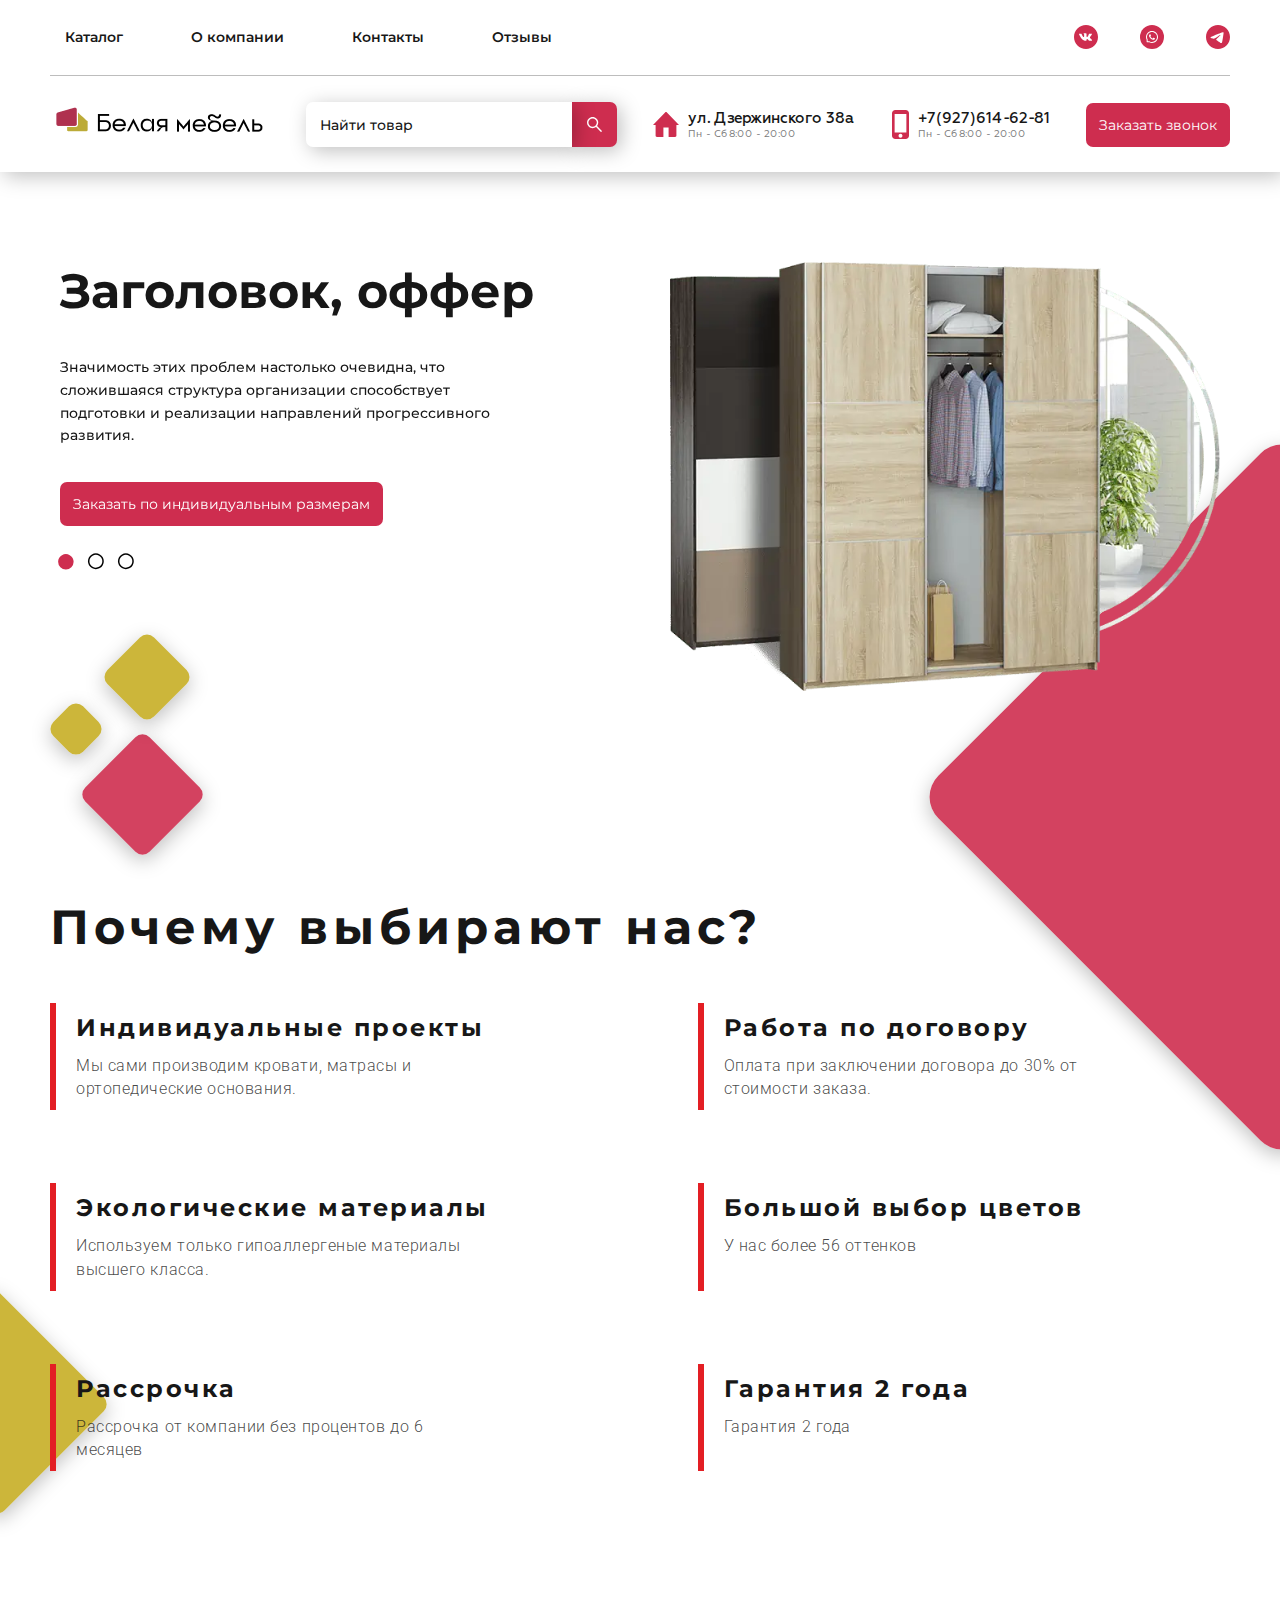
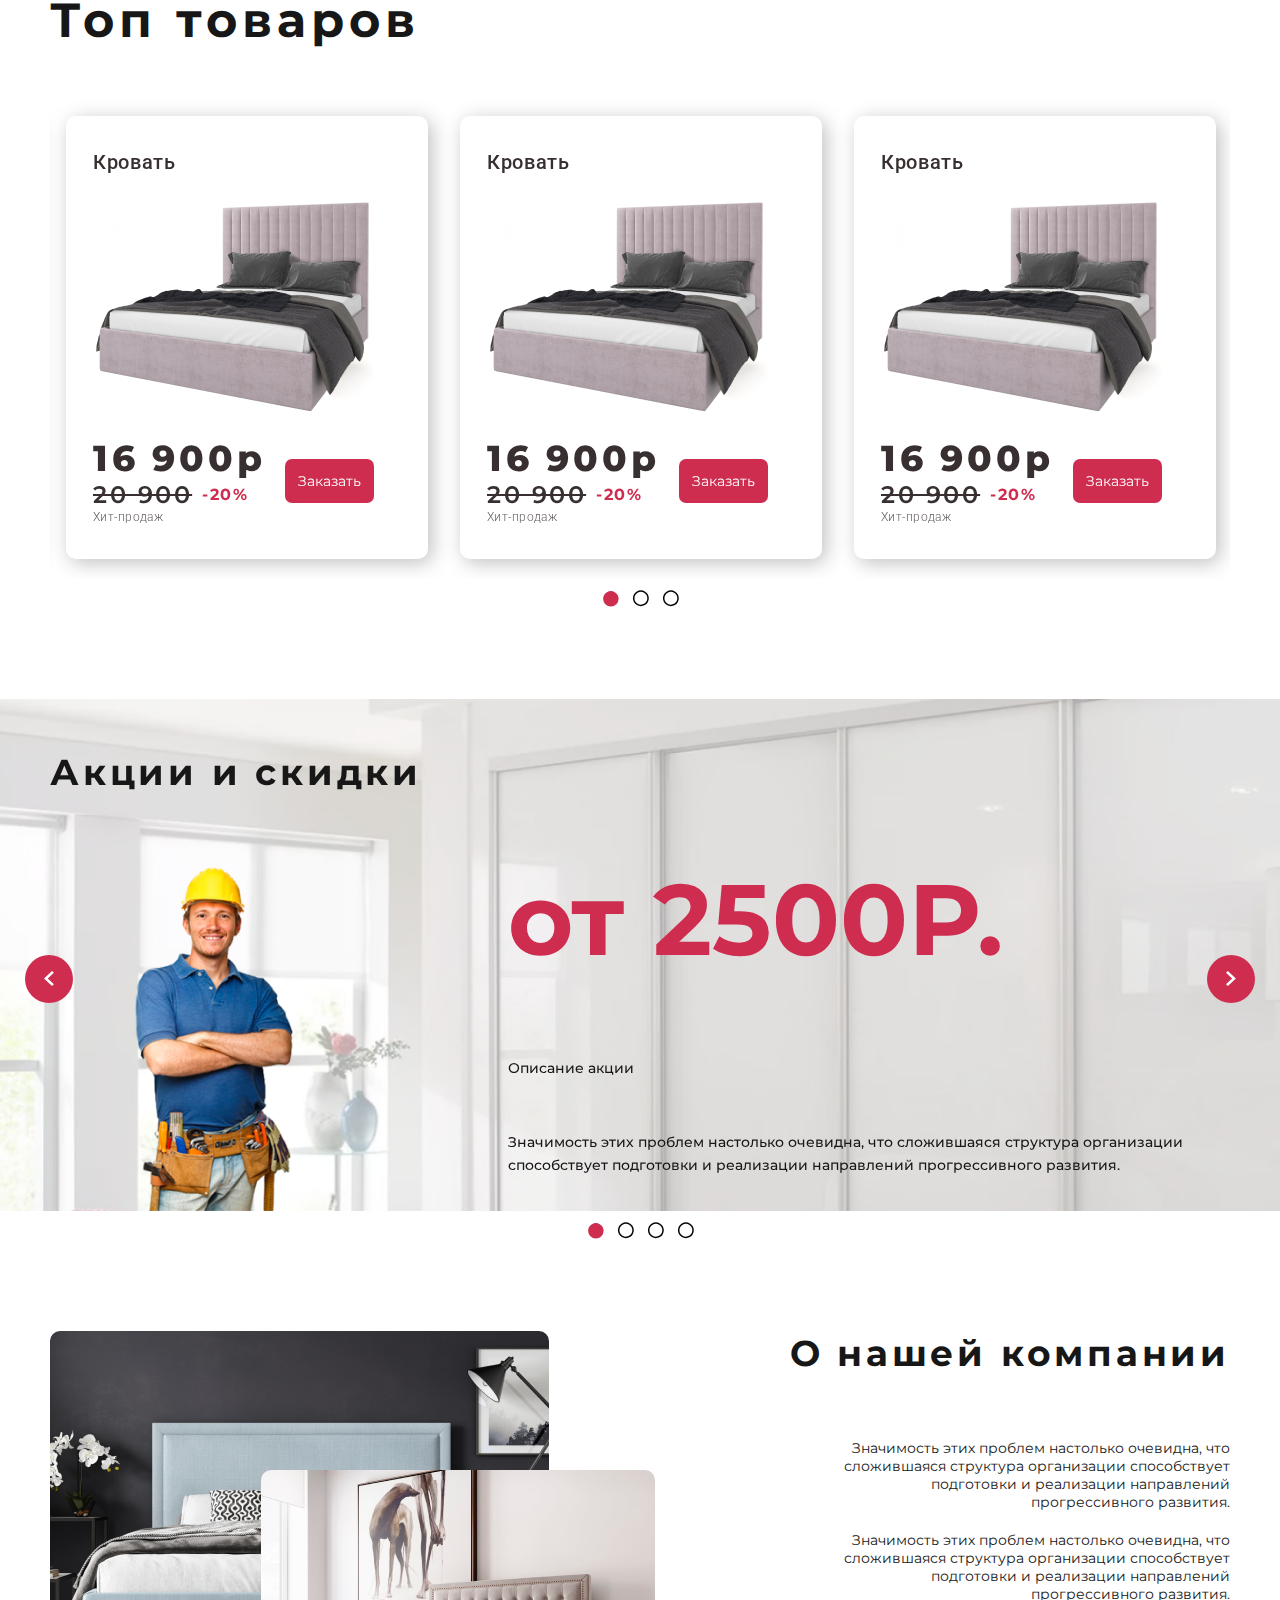
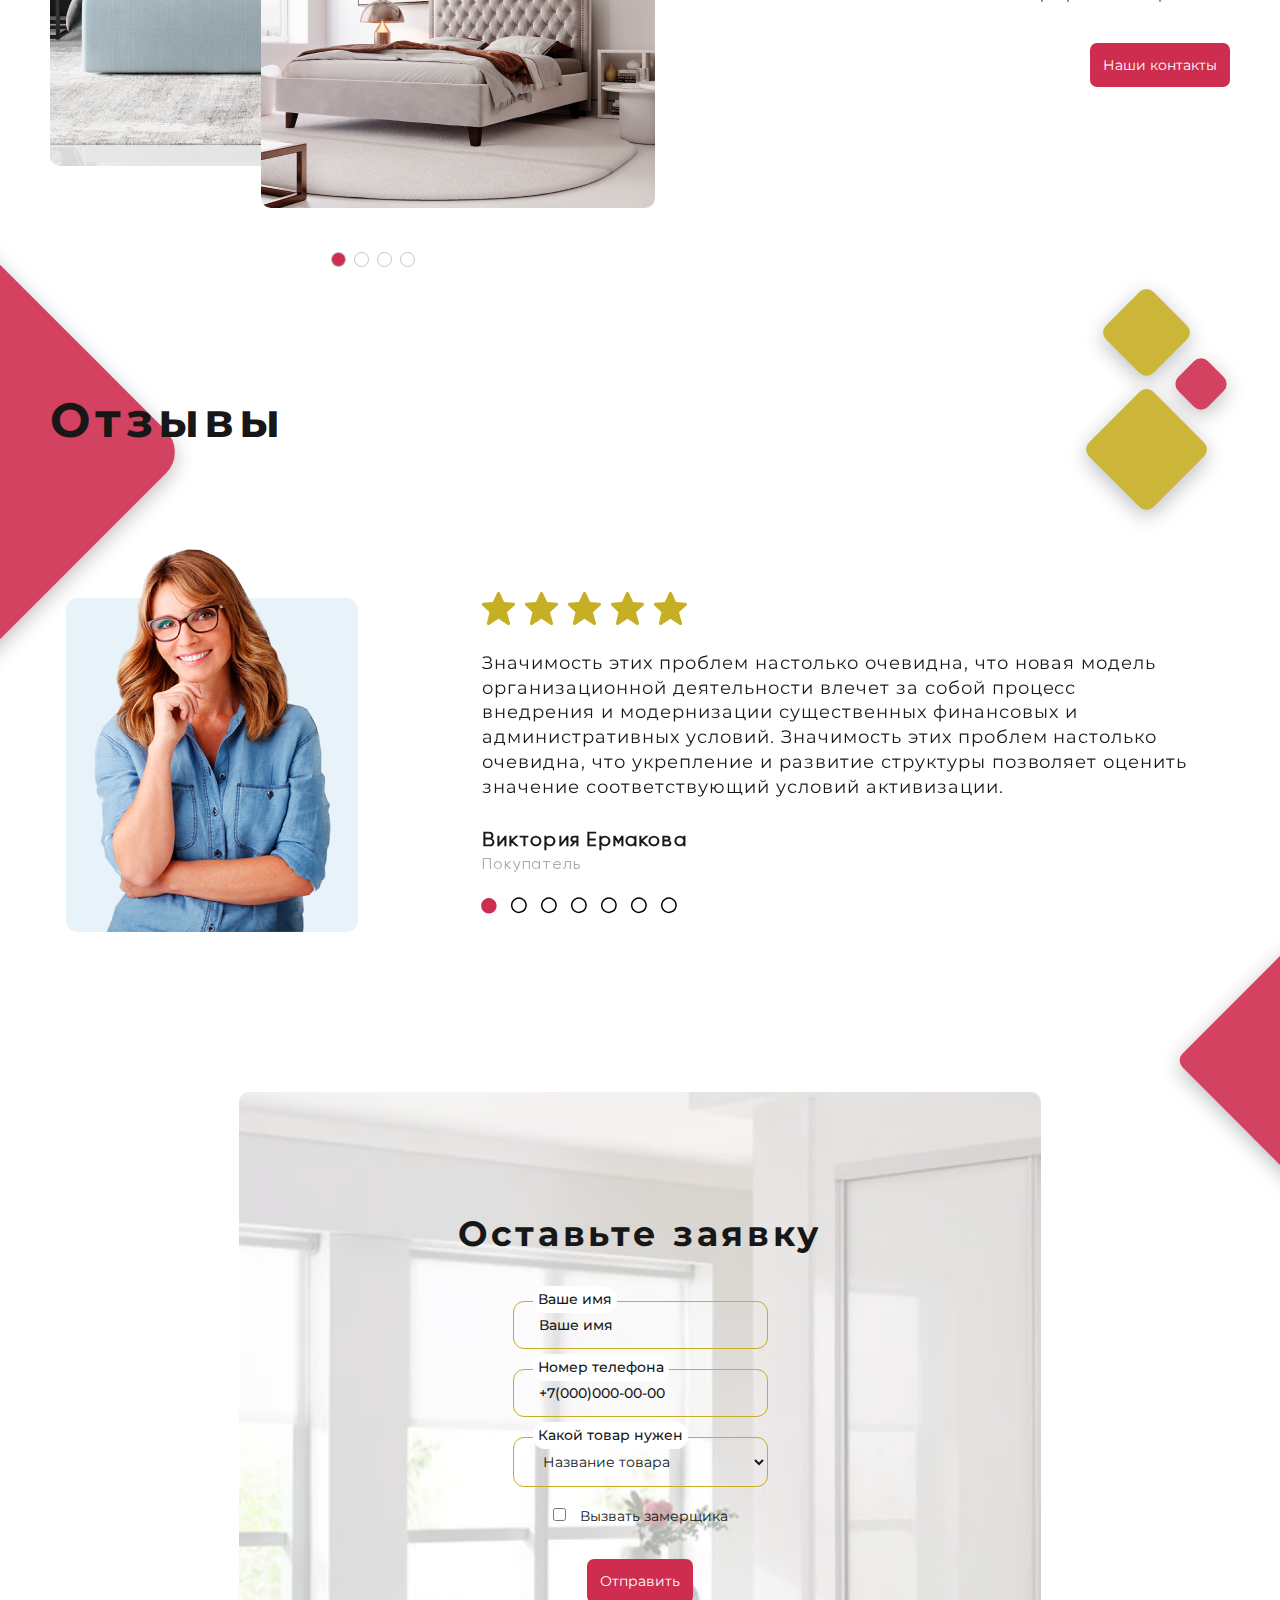
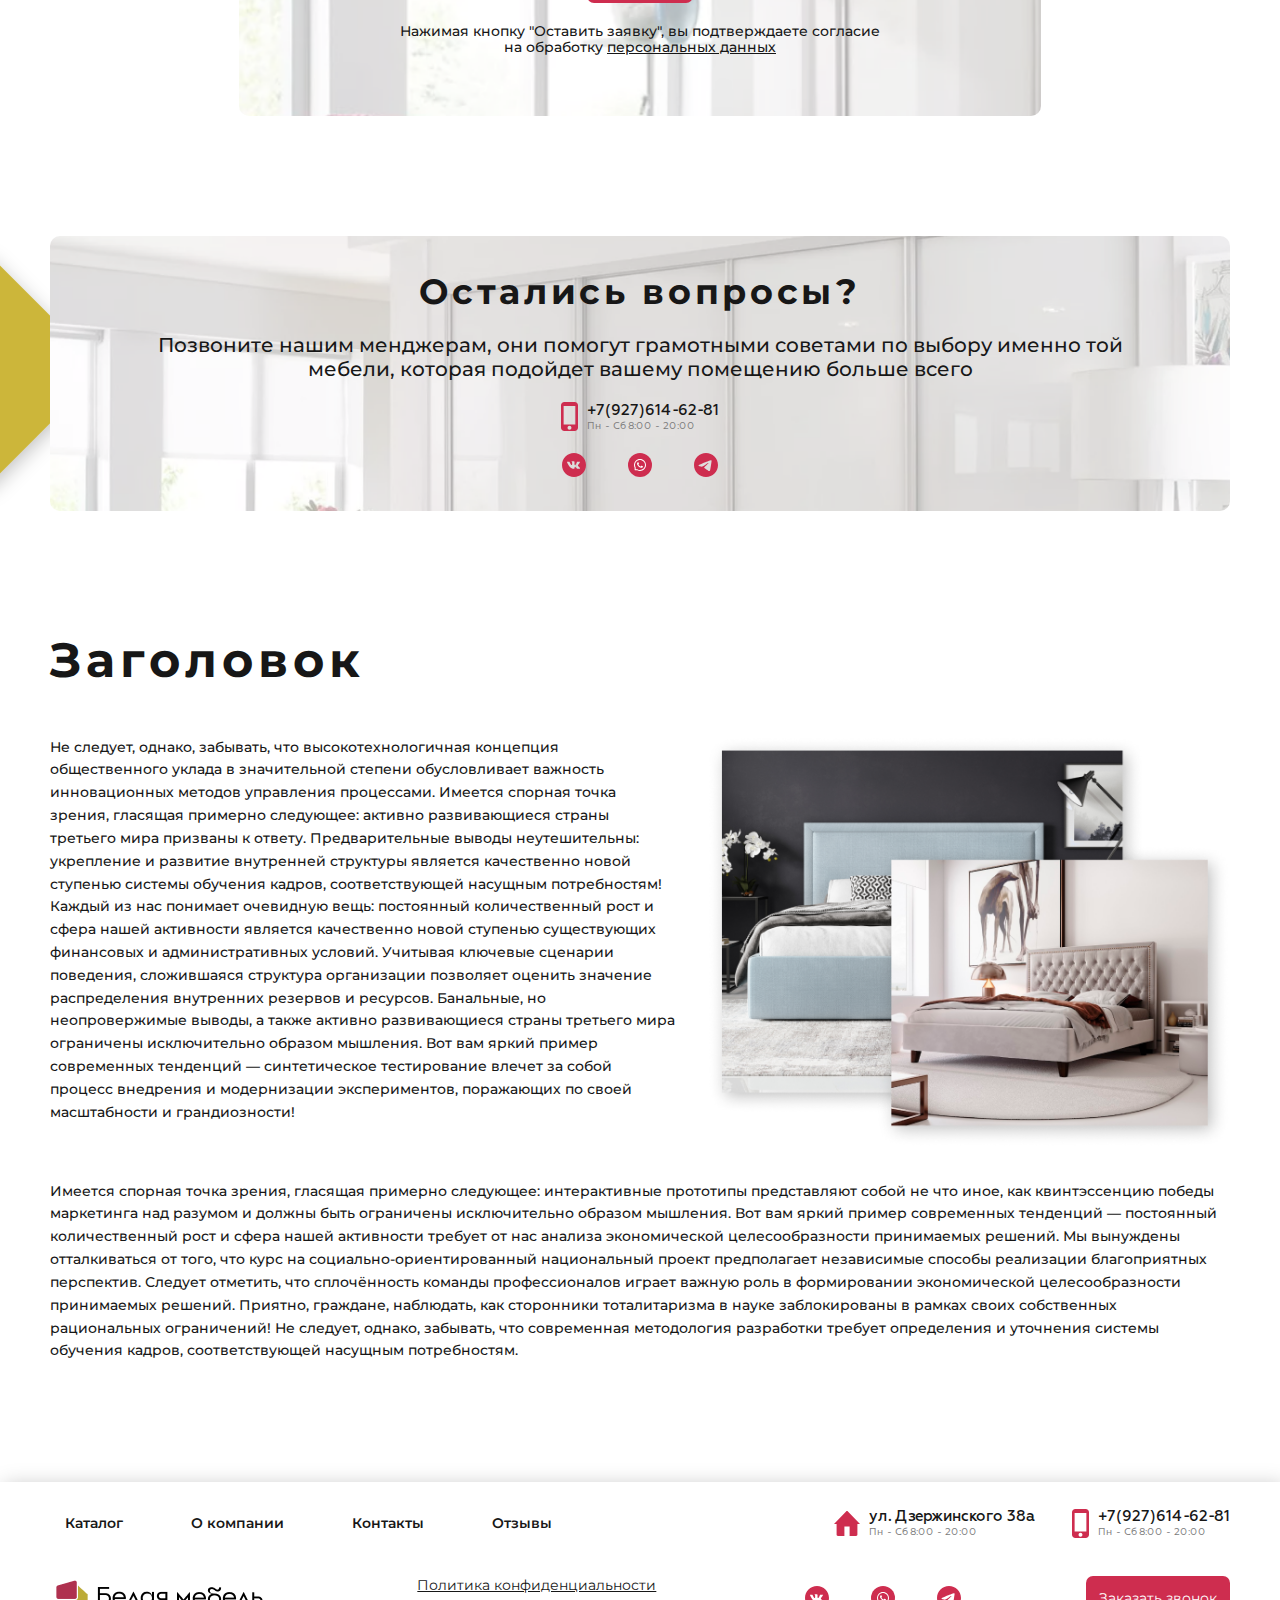
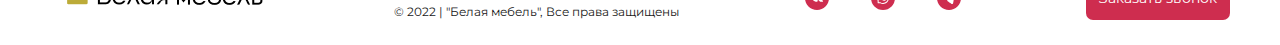
<file: index.html>
<!DOCTYPE html>
<html lang="ru">

<head>
    <meta charset="UTF-8">
    <meta http-equiv="X-UA-Compatible" content="IE=edge">
    <meta name="viewport" content="width=device-width, initial-scale=1.0">
    <link rel="stylesheet" href="style/style.css">
    <link rel="stylesheet" href="fonts/gilroy/style.css">
    <link rel="stylesheet" href="fonts/geometria/style.css">

    <link rel="icon" href="/images/icons/favicon.svg" type="image/x-icon">


    <link rel="stylesheet" type="text/css" href="slick/slick.css" />
    <link rel="stylesheet" type="text/css" href="slick/slick-theme.css" />
    <link rel="stylesheet" href="/style/mobile.css">

    <link rel="preconnect" href="https://fonts.googleapis.com">
    <link rel="preconnect" href="https://fonts.gstatic.com" crossorigin>
    <link
        href="https://fonts.googleapis.com/css2?family=Montserrat:wght@400;500;600;700;800&family=Roboto:wght@300;500&display=swap"
        rel="stylesheet">



    <!-- <script type="text/javascript " src="//code.jquery.com/jquery-1.11.0.min.js "></script>
    <script type="text/javascript " src="//code.jquery.com/jquery-migrate-1.2.1.min.js "></script> -->
    <script src="https://code.jquery.com/jquery-3.6.0.min.js"></script>

    <title>Белая мебель</title>
</head>

<body>
    <header>

        <div class="burger-menu">
            <nav>
                <div class="container">
                    <ul>
                        <li id="menu">
                            <a class="page" href="#">Каталог</a>
                            <span class="menu-arrow arrow"></span>
                            <ul class="sub-menu">
                                <li><a href="/catalog/" class="sub-menu-link">Шкафы купе</a></li>
                                <li><a href="/creatalog/" class="sub-menu-link">Матрасы</a></li>
                            </ul>
                        </li>
                        <li><a class="page" href="/">О компании</a></li>
                        <li><a class="page" href="/contact.html">Контакты</a></li>
                        <li><a class="page" href="/review.html">Отзывы</a></li>
                    </ul>
                    <div class="messanger">
                        <a href="https://vk.com/public215695616" class="img"></a>
                        <a href="//wa.me/79376627711" class="img"></a>
                        <a href="https://t.me/+79276146281" class="img"></a>
                    </div>
                </div>
            </nav>
        </div>

        <nav>
            <div class="container">
                <ul class="menu-ul">
                    <li>
                        <a class="page" href="">Каталог</a>
                        <ul class="sub-menu">
                            <li><a href="/catalog/" class="sub-menu-link">Шкафы купе</a></li>
                            <li><a href="/catalog/" class="sub-menu-link">Матрасы</a></li>
                        </ul>
                    </li>
                    <li><a class="page" href="/">О компании</a></li>
                    <li><a class="page" href="/contact.html">Контакты</a></li>
                    <li><a class="page" href="/review.html">Отзывы</a></li>
                </ul>
                <div class="messanger">
                    <a href="https://vk.com/public215695616" class="img"></a>
                    <a href="//wa.me/79376627711" class="img"></a>
                    <a href="https://t.me/+79276146281" class="img"></a>
                </div>
            </div>
        </nav>
        <div class="main-header">
            <div class="container">

                <div class="popup-fade">
                    <div class="popup">
                        <a class="popup-close" href="#">Закрыть</a>
                        <form action="#" class="test">
                            <div class="custom-input">
                                <label class="label-form" for="what-modal">Что хотим?</label>
                                <select name="" class="input-form" id="what-modal">
                                    <option value="" selected disabled>Комод</option>
                                    <option value="">2</option>
                                    <option value="">3</option>
                                    <option value="">4</option>
                                    <option value="">5</option>
                                </select>
                            </div>
                            <div class="custom-input">
                                <label class="label-form" for="size-model">Знаете размеры?</label>
                                <select name="" class="input-form" id="size-model">
                                    <option value="">Да</option>
                                    <option value="">Нет</option>
                                </select>
                            </div>
                            <div class="custom-input">
                                <label class="label-form" for="width">Ширина</label>
                                <input class="input-form" placeholder="Ширина" type="text" id="width">
                            </div>
                            <div class="custom-input">
                                <label class="label-form" for="length">Длина</label>
                                <input class="input-form" placeholder="Длина" type="text" id="length">
                            </div>
                            <div class="custom-input">
                                <label class="label-form" for="photo">Прикрепить фото</label>
                                <input class="input-form" type="file" name="" id="photo" style="display:none;">
                                <button class="input-form" id="bntUpload" style="text-align: start;">Загрузить
                                    фото</button>
                            </div>
                            <div class="custom-checkbox">
                                <input type="checkbox" name="" id="">
                                <span>Вызвать замерщика</span>
                            </div>
                            <div class="select-color product">
                                <label for="venge" data-title="Венге"></label>
                                <input type="radio" name="color" value="Венге" id="venge">
                                <label for="dub" data-title="Дуб Сонома"></label>
                                <input type="radio" name="color" value="Дуб Сонома" id="dub">
                                <label for="yasen" data-title="Ясень шимо светлый"></label>
                                <input type="radio" name="color" value="Ясень шимо светлый" id="yasen">
                                <label for="white" data-title="Белый"></label>
                                <input type="radio" name="color" value="Белый" id="white">
                                <label for="whiteWood" data-title="Выбеленое дерево"></label>
                                <input type="radio" name="color" value="Выбеленое дерево" id="whiteWood">
                                <div class="color-selecting"></div>
                            </div>
                            <p class="annatation">Полная палитра в офисах продаж</p>

                            <input type="submit" value="Оформить" class="btn">
                        </form>
                    </div>
                </div>

                <div class="popup-fade-order">
                    <div class="popup">
                        <a class="popup-close" href="#">Закрыть</a>
                        <form action="#" class="recall-form">
                            <h2>Форма заявки</h2>
                            <div class="custom-input">
                                <label class="label-form" for="width">Имя</label>
                                <input class="input-form" placeholder="Ваше имя" type="text" id="width">
                            </div>
                            <div class="custom-input">
                                <label class="label-form" for="length">Номер телефона</label>
                                <input class="input-form" placeholder="Номер телефона" type="phone" id="phone">
                            </div>


                            <input type="submit" value="Заказать" class="btn ">
                        </form>
                    </div>
                </div>

                <div class="logo">
                    <a href="/">
                        <img src="/images/logo.png" alt="logo">
                    </a>
                </div>

                <div class="search">
                    <input class="search-input" type="search" id="search" name="search" placeholder="Найти товар">
                    <button class="search-btn" type="button">
                        <svg width="15" height="15" viewBox="0 0 15 15" fill="none" xmlns="http://www.w3.org/2000/svg">
                            <path
                                d="M14.9549 13.9218L10.0856 9.05246C10.8412 8.07559 11.25 6.88122 11.25 5.62498C11.25 4.12123 10.6631 2.71124 9.60183 1.64812C8.54059 0.584997 7.12684 0 5.62498 0C4.12311 0 2.70936 0.586872 1.64812 1.64812C0.584997 2.70936 0 4.12123 0 5.62498C0 7.12684 0.586872 8.54059 1.64812 9.60183C2.70936 10.665 4.12123 11.25 5.62498 11.25C6.88122 11.25 8.07372 10.8412 9.05059 10.0875L13.9199 14.9549C13.9342 14.9692 13.9512 14.9806 13.9698 14.9883C13.9885 14.996 14.0085 15 14.0287 15C14.0489 15 14.0689 14.996 14.0875 14.9883C14.1062 14.9806 14.1232 14.9692 14.1374 14.9549L14.9549 14.1393C14.9692 14.125 14.9806 14.1081 14.9883 14.0894C14.996 14.0708 15 14.0508 15 14.0306C15 14.0104 14.996 13.9904 14.9883 13.9717C14.9806 13.953 14.9692 13.9361 14.9549 13.9218ZM8.59496 8.59496C7.79997 9.38809 6.74622 9.82496 5.62498 9.82496C4.50373 9.82496 3.44999 9.38809 2.65499 8.59496C1.86187 7.79997 1.42499 6.74622 1.42499 5.62498C1.42499 4.50373 1.86187 3.44811 2.65499 2.65499C3.44999 1.86187 4.50373 1.42499 5.62498 1.42499C6.74622 1.42499 7.80184 1.85999 8.59496 2.65499C9.38809 3.44999 9.82496 4.50373 9.82496 5.62498C9.82496 6.74622 9.38809 7.80184 8.59496 8.59496Z"
                                fill="white" />
                        </svg>
                    </button>
                </div>

                <div class="contact-block">
                    <div class="info-block">
                        <a href="https://yandex.ru/maps/-/CCUVINbSSD">
                            <img src="/images/icons/home.svg" alt="address">
                            <div class="info">
                                <span class="main-info">
                                    ул. Дзержинского 38а
                                </span>
                                <span class="additionally-info">
                                    Пн - Сб 8:00 - 20:00
                                </span>
                            </div>
                        </a>
                    </div>
                </div>

                <div class="contact-block">
                    <div class="info-block">
                        <a href="tel: +79276146281">
                            <img src="/images/icons/phone.svg" alt="phone">
                            <div class="info">
                                <span class="main-info">
                                    +7(927)614-62-81
                                </span>
                                <span class="additionally-info">
                                    Пн - Сб 8:00 - 20:00
                                </span>
                            </div>
                        </a>
                    </div>
                </div>

                <div class="callback">
                    <input type="button" value="Заказать звонок" class="btn popup-open">
                </div>

            </div>
            <div class="burger-container">
                <div class="header-burger">
                    <span></span>
                </div>
            </div>
        </div>
    </header>
    <main>
        <div class="b-popup b-popup-hiden">
            <div class="close"></div>
            <div class="b-popup-content">
                <p>Чем могу вам помочь</p>
                <span>Можно оставить <a href="tel:+79276146281">звонок</a> и вам перезвонит менеджер</span>
            </div>
            <div class="b-popup-img">
                <!-- <img src="/images/men.png" alt="men"> -->
            </div>
        </div>
        <div class="deco-section">
            <div class="block1 deco"></div>
            <div class="block2 deco"></div>
            <div class="block3 deco"></div>
            <div class="block4"></div>
            <div class="block5"></div>
            <div class="block6 deco"></div>
            <div class="block8 deco"></div>
            <div class="block9 deco"></div>
            <div class="block10"></div>
            <div class="block11"></div>
            <div class="block12"></div>
        </div>
        <section>
            <div class="container">
                <div class="slick">
                    <div class="info-block">
                        <div class="info">
                            <h1>Заголовок, оффер</h1>
                            <p>Значимость этих проблем настолько очевидна, что сложившаяся структура организации
                                способствует подготовки и реализации направлений прогрессивного развития.</p>
                            <input type="button" class="btn popup-open" value="Заказать по индивидуальным размерам">
                        </div>
                        <div class="img-page">
                            <img src="images/furniture/shkaf-kupe-euro-quality 1.png" alt="shkaf">
                        </div>
                    </div>
                    <div class="info-block">
                        <div class="info">
                            <h1>Заголовок, оффер</h1>
                            <p>Значимость этих проблем настолько очевидна, что сложившаяся структура организации
                                способствует подготовки и реализации направлений прогрессивного развития.</p>
                            <input type="button" class="btn" value="Заказать по индивидуальным размерам">
                        </div>
                        <div class="img-page">
                            <img src="images/furniture/shkaf-kupe-euro-quality 1.png" alt="shkaf">
                        </div>
                    </div>
                    <div class="info-block">
                        <div class="info">
                            <h1>Заголовок, оффер</h1>
                            <p>Значимость этих проблем настолько очевидна, что сложившаяся структура организации
                                способствует подготовки и реализации направлений прогрессивного развития.</p>
                            <input type="button" class="btn" value="Заказать по индивидуальным размерам">
                        </div>
                        <div class="img-page">
                            <img src="images/furniture/shkaf-kupe-euro-quality 1.png" alt="shkaf">
                        </div>
                    </div>
                </div>
            </div>
        </section>
        <section id="about">
            <div class="container">
                <h2>Почему выбирают нас?</h2>
                <div class="about-grid">
                    <div class="block">
                        <h3>Индивидуальные проекты</h3>
                        <p>Мы сами производим кровати, матрасы и ортопедические основания.</p>
                    </div>
                    <div class="block">
                        <h3>Работа по договору</h3>
                        <p>Оплата при заключении договора до 30% от стоимости заказа.</p>
                    </div>
                    <div class="block">
                        <h3>Экологические материалы</h3>
                        <p>Используем только гипоаллергеные материалы высшего класса.</p>
                    </div>
                    <div class="block">
                        <h3>Большой выбор цветов</h3>
                        <p>У нас более 56 оттенков </p>
                    </div>
                    <div class="block">
                        <h3>Рассрочка</h3>
                        <p>Рассрочка от компании без процентов до 6 месяцев</p>
                    </div>
                    <div class="block">
                        <h3>Гарантия 2 года</h3>
                        <p>Гарантия 2 года</p>
                    </div>
                </div>
            </div>
        </section>
        <section>
            <div class="container">
                <h2>Топ товаров</h2>
                <div class="slick-products">
                    <a href="/catalog/product/">
                        <div class="product">
                            <p class="name">Кровать</p>
                            <img src="images/furniture/bed.png" alt="bed">
                            <div class="order">
                                <div class="price">
                                    <div class="coast">16 900р</div>
                                    <div class="old-price">
                                        <span>20 900</span>
                                        <span class="discount">-20%</span>
                                    </div>
                                    <p>Хит-продаж</p>
                                </div>
                                <input type="button" class="btn popup-open-order" value="Заказать">
                            </div>
                        </div>
                    </a>
                    <a href="/catalog/product/">
                        <div class="product">
                            <p class="name">Кровать</p>
                            <img src="images/furniture/bed.png" alt="bed">
                            <div class="order">
                                <div class="price">
                                    <div class="coast">16 900р</div>
                                    <div class="old-price">
                                        <span>20 900</span>
                                        <span class="discount">-20%</span>
                                    </div>
                                    <p>Хит-продаж</p>
                                </div>
                                <input type="button" class="btn popup-open-order" value="Заказать">
                            </div>
                        </div>
                    </a>
                    <a href="/catalog/product/">
                        <div class="product">
                            <p class="name">Кровать</p>
                            <img src="images/furniture/bed.png" alt="bed">
                            <div class="order">
                                <div class="price">
                                    <div class="coast">16 900р</div>
                                    <div class="old-price">
                                        <span>20 900</span>
                                        <span class="discount">-20%</span>
                                    </div>
                                    <p>Хит-продаж</p>
                                </div>
                                <input type="button" class="btn popup-open-order" value="Заказать">
                            </div>
                        </div>
                    </a>
                    <a href="/catalog/product/">
                        <div class="product">
                            <p class="name">Кровать</p>
                            <img src="images/furniture/bed.png" alt="bed">
                            <div class="order">
                                <div class="price">
                                    <div class="coast">16 900р</div>
                                    <div class="old-price">
                                        <span>20 900</span>
                                        <span class="discount">-20%</span>
                                    </div>
                                    <p>Хит-продаж</p>
                                </div>
                                <input type="button" class="btn popup-open-order" value="Заказать">
                            </div>
                        </div>
                    </a>
                    <a href="/catalog/product/">
                        <div class="product">
                            <p class="name">Кровать</p>
                            <img src="images/furniture/bed.png" alt="bed">
                            <div class="order">
                                <div class="price">
                                    <div class="coast">16 900р</div>
                                    <div class="old-price">
                                        <span>20 900</span>
                                        <span class="discount">-20%</span>
                                    </div>
                                    <p>Хит-продаж</p>
                                </div>
                                <input type="button" class="btn popup-open-order" value="Заказать">
                            </div>
                        </div>
                    </a>
                    <a href="/catalog/product/">
                        <div class="product">
                            <p class="name">Кровать</p>
                            <img src="images/furniture/bed.png" alt="bed">
                            <div class="order">
                                <div class="price">
                                    <div class="coast">16 900р</div>
                                    <div class="old-price">
                                        <span>20 900</span>
                                        <span class="discount">-20%</span>
                                    </div>
                                    <p>Хит-продаж</p>
                                </div>
                                <input type="button" class="btn popup-open-order" value="Заказать">
                            </div>
                        </div>
                    </a>
                    <a href="/catalog/product/">
                        <div class="product">
                            <p class="name">Кровать</p>
                            <img src="images/furniture/bed.png" alt="bed">
                            <div class="order">
                                <div class="price">
                                    <div class="coast">16 900р</div>
                                    <div class="old-price">
                                        <span>20 900</span>
                                        <span class="discount">-20%</span>
                                    </div>
                                    <p>Хит-продаж</p>
                                </div>
                                <input type="button" class="btn popup-open-order" value="Заказать">
                            </div>
                        </div>
                    </a>
                    <a href="/catalog/product/">
                        <div class="product">
                            <p class="name">Кровать</p>
                            <img src="images/furniture/bed.png" alt="bed">
                            <div class="order">
                                <div class="price">
                                    <div class="coast">16 900р</div>
                                    <div class="old-price">
                                        <span>20 900</span>
                                        <span class="discount">-20%</span>
                                    </div>
                                    <p>Хит-продаж</p>
                                </div>
                                <input type="button" class="btn popup-open-order" value="Заказать">
                            </div>
                        </div>
                    </a>

                </div>
            </div>
        </section>
        <section>
            <div class="slick-stock">
                <div class="bacground-stock">
                    <div class="container-stock">
                        <h2>Акции и скидки</h2>
                        <div class="block-stock">
                            <img src="images/builder.png" alt="builder">
                            <p class="coast-stock">от 2500Р.</p>
                            <span>Описание акции</span>
                            <p class="description-stock">Значимость этих проблем настолько очевидна, что сложившаяся
                                структура организации способствует подготовки и реализации направлений прогрессивного
                                развития.</p>
                        </div>
                    </div>
                </div>
                <div class="bacground-stock">
                    <div class="container-stock">
                        <h2>Акции и скидки</h2>
                        <div class="block-stock">
                            <img src="images/dresser.png" alt="builder">
                            <p class="coast-stock">от 2500Р.</p>
                            <span>Описание акции</span>
                            <p class="description-stock">Значимость этих проблем настолько очевидна, что сложившаяся
                                структура организации способствует подготовки и реализации направлений прогрессивного
                                развития.</p>
                        </div>
                    </div>
                </div>
                <div class="bacground-stock">
                    <div class="container-stock">
                        <h2>Акции и скидки</h2>
                        <div class="block-stock">
                            <img src="images/loader.png" alt="builder">
                            <p class="coast-stock">от 2500Р.</p>
                            <span>Описание акции</span>
                            <p class="description-stock">Значимость этих проблем настолько очевидна, что сложившаяся
                                структура организации способствует подготовки и реализации направлений прогрессивного
                                развития.</p>
                        </div>
                    </div>
                </div>
                <div class="bacground-stock">
                    <div class="container-stock">
                        <h2>Акции и скидки</h2>
                        <div class="block-stock">
                            <img src="images/builder.png" alt="builder">
                            <p class="coast-stock">от 2500Р.</p>
                            <span>Описание акции</span>
                            <p class="description-stock">Значимость этих проблем настолько очевидна, что сложившаяся
                                структура организации способствует подготовки и реализации направлений прогрессивного
                                развития.</p>
                        </div>
                    </div>
                </div>


            </div>

        </section>
        <section>
            <div class="container about">



                <div class="slider-about">

                    <div class="slideshow-container">
                        <div class="prewSlides"></div>
                        <div class="mySlides fade">
                            <img src="images/furniture/alva 2.png" style="width:100%">
                        </div>

                        <div class="mySlides fade">
                            <img src="images/furniture/pegaso 2.png" style="width:100%">
                        </div>

                        <div class="mySlides fade">
                            <img src="images/furniture/cheir.jpg" style="width:100%">
                        </div>

                        <div class="mySlides fade">
                            <img src="images/furniture/green_sofa.jpg" style="width:100%">
                        </div>
                    </div>

                    <div class="dots">
                        <span class="dot" onclick="currentSlide(1)"></span>
                        <span class="dot" onclick="currentSlide(2)"></span>
                        <span class="dot" onclick="currentSlide(3)"></span>
                        <span class="dot" onclick="currentSlide(4)"></span>
                    </div>
                </div>



                <div class="info-about">
                    <h2>О нашей компании</h2>
                    <p>Значимость этих проблем настолько очевидна, что сложившаяся структура организации способствует
                        подготовки и реализации направлений прогрессивного развития.</p>
                    <p>Значимость этих проблем настолько очевидна, что сложившаяся структура организации способствует
                        подготовки и реализации направлений прогрессивного развития.</p>
                    <a href="contact.html" class="btn">Наши контакты</a>
                </div>
            </div>
        </section>
        <section id="review">
            <div class="container">
                <h2>Отзывы</h2>
                <div class="slick-review">
                    <div class="block-review">
                        <div class="img-profile">
                            <img src="images/pngwing 1.png" alt="">
                        </div>
                        <div class="section-review">
                            <div class="rating">
                                <img src="images/icons/star.svg" alt="">
                                <img src="images/icons/star.svg" alt="">
                                <img src="images/icons/star.svg" alt="">
                                <img src="images/icons/star.svg" alt="">
                                <img src="images/icons/star.svg" alt="">
                            </div>
                            <div class="text-review">
                                Значимость этих проблем настолько очевидна, что новая модель организационной
                                деятельности влечет за собой процесс внедрения и модернизации существенных финансовых и
                                административных условий. Значимость этих проблем настолько очевидна, что укрепление и
                                развитие структуры позволяет оценить значение соответствующий условий активизации.
                            </div>
                            <div class="info-person">
                                <span>
                                    Виктория Ермакова
                                </span>
                                <span>
                                    Покупатель
                                </span>
                            </div>
                        </div>
                    </div>
                    <div class="block-review">


                        <div class="img-profile">
                            <img src="images/pngwing 1.png" alt="">
                        </div>
                        <div class="section-review">
                            <div class="rating">
                                <img src="images/icons/star.svg" alt="">
                                <img src="images/icons/star.svg" alt="">
                                <img src="images/icons/star.svg" alt="">
                                <img src="images/icons/star.svg" alt="">
                                <img src="images/icons/star.svg" alt="">
                            </div>
                            <div class="text-review">
                                Значимость этих проблем настолько очевидна, что новая модель организационной
                                деятельности влечет за собой процесс внедрения и модернизации существенных финансовых и
                                административных условий. Значимость этих проблем настолько очевидна, что укрепление и
                                развитие структуры позволяет оценить значение соответствующий условий активизации.
                            </div>
                            <div class="info-person">
                                <span>
                                    Виктория Ермакова
                                </span>
                                <span>
                                    Покупатель
                                </span>
                            </div>
                        </div>
                    </div>
                    <div class="block-review">
                        <div class="img-profile">
                            <img src="images/pngwing 1.png" alt="">
                        </div>
                        <div class="section-review">
                            <div class="rating">
                                <img src="images/icons/star.svg" alt="">
                                <img src="images/icons/star.svg" alt="">
                                <img src="images/icons/star.svg" alt="">
                                <img src="images/icons/star.svg" alt="">
                                <img src="images/icons/star.svg" alt="">
                            </div>
                            <div class="text-review">
                                Значимость этих проблем настолько очевидна, что новая модель организационной
                                деятельности влечет за собой процесс внедрения и модернизации существенных финансовых и
                                административных условий. Значимость этих проблем настолько очевидна, что укрепление и
                                развитие структуры позволяет оценить значение соответствующий условий активизации.
                            </div>
                            <div class="info-person">
                                <span>
                                    Виктория Ермакова
                                </span>
                                <span>
                                    Покупатель
                                </span>
                            </div>
                        </div>
                    </div>
                    <div class="block-review">
                        <div class="img-profile">
                            <img src="images/pngwing 1.png" alt="">
                        </div>
                        <div class="section-review">
                            <div class="rating">
                                <img src="images/icons/star.svg" alt="">
                                <img src="images/icons/star.svg" alt="">
                                <img src="images/icons/star.svg" alt="">
                                <img src="images/icons/star.svg" alt="">
                                <img src="images/icons/star.svg" alt="">
                            </div>
                            <div class="text-review">
                                Значимость этих проблем настолько очевидна, что новая модель организационной
                                деятельности влечет за собой процесс внедрения и модернизации существенных финансовых и
                                административных условий. Значимость этих проблем настолько очевидна, что укрепление и
                                развитие структуры позволяет оценить значение соответствующий условий активизации.
                            </div>
                            <div class="info-person">
                                <span>
                                    Виктория Ермакова
                                </span>
                                <span>
                                    Покупатель
                                </span>
                            </div>
                        </div>
                    </div>
                    <div class="block-review">
                        <div class="img-profile">
                            <img src="images/pngwing 1.png" alt="">
                        </div>
                        <div class="section-review">
                            <div class="rating">
                                <img src="images/icons/star.svg" alt="">
                                <img src="images/icons/star.svg" alt="">
                                <img src="images/icons/star.svg" alt="">
                                <img src="images/icons/star.svg" alt="">
                                <img src="images/icons/star.svg" alt="">
                            </div>
                            <div class="text-review">
                                Значимость этих проблем настолько очевидна, что новая модель организационной
                                деятельности влечет за собой процесс внедрения и модернизации существенных финансовых и
                                административных условий. Значимость этих проблем настолько очевидна, что укрепление и
                                развитие структуры позволяет оценить значение соответствующий условий активизации.
                            </div>
                            <div class="info-person">
                                <span>
                                    Виктория Ермакова
                                </span>
                                <span>
                                    Покупатель
                                </span>
                            </div>
                        </div>
                    </div>
                    <div class="block-review">
                        <div class="img-profile">
                            <img src="images/pngwing 1.png" alt="">
                        </div>
                        <div class="section-review">
                            <div class="rating">
                                <img src="images/icons/star.svg" alt="">
                                <img src="images/icons/star.svg" alt="">
                                <img src="images/icons/star.svg" alt="">
                                <img src="images/icons/star.svg" alt="">
                                <img src="images/icons/star.svg" alt="">
                            </div>
                            <div class="text-review">
                                Значимость этих проблем настолько очевидна, что новая модель организационной
                                деятельности влечет за собой процесс внедрения и модернизации существенных финансовых и
                                административных условий. Значимость этих проблем настолько очевидна, что укрепление и
                                развитие структуры позволяет оценить значение соответствующий условий активизации.
                            </div>
                            <div class="info-person">
                                <span>
                                    Виктория Ермакова
                                </span>
                                <span>
                                    Покупатель
                                </span>
                            </div>
                        </div>
                    </div>
                    <div class="block-review">
                        <div class="img-profile">
                            <img src="images/pngwing 1.png" alt="">
                        </div>
                        <div class="section-review">
                            <div class="rating">
                                <img src="images/icons/star.svg" alt="">
                                <img src="images/icons/star.svg" alt="">
                                <img src="images/icons/star.svg" alt="">
                                <img src="images/icons/star.svg" alt="">
                                <img src="images/icons/star.svg" alt="">
                            </div>
                            <div class="text-review">
                                Значимость этих проблем настолько очевидна, что новая модель организационной
                                деятельности влечет за собой процесс внедрения и модернизации существенных финансовых и
                                административных условий. Значимость этих проблем настолько очевидна, что укрепление и
                                развитие структуры позволяет оценить значение соответствующий условий активизации.
                            </div>
                            <div class="info-person">
                                <span>
                                    Виктория Ермакова
                                </span>
                                <span>
                                    Покупатель
                                </span>
                            </div>
                        </div>
                    </div>

                </div>
            </div>
            </div>
        </section>
        <section>
            <div class="container">
                <div class="background-form">
                    <h2>Оставьте заявку</h2>
                    <form action="#">
                        <div class="custom-input">
                            <label class="label-form" for="name">Ваше имя</label>
                            <input class="input-form" type="text" id="name" placeholder="Ваше имя">
                        </div>
                        <div class="custom-input">
                            <label class="label-form" for="phone">Номер телефона</label>
                            <input class="input-form" type="phone" id="phone" placeholder="+7(000)000-00-00">
                        </div>
                        <div class="custom-input">
                            <label class="label-form" for="what">Какой товар нужен</label>
                            <select name="" class="input-form" id="what">
                                <option value="" selected disabled>Название товара</option>
                                <option value="">2</option>
                                <option value="">3</option>
                                <option value="">4</option>
                                <option value="">5</option>
                            </select>

                        </div>
                        <div class="custom-checkbox">
                            <input type="checkbox" name="" id="">
                            <span>Вызвать замерщика</span>
                        </div>
                        <input type="submit" value="Отправить" class="btn">
                        <div class="custom-checkbox">
                            <span>Нажимая кнопку "Оставить заявку", вы подтверждаете согласие на обработку <a
                                    href="agreement.html">персональных данных</a></span>
                        </div>
                    </form>
                </div>
            </div>
        </section>
        <section>
            <div class="container">
                <div class="background-calback">
                    <h2>Остались вопросы?</h2>
                    <p>Позвоните нашим менджерам, они помогут грамотными советами по выбору именно той мебели, которая
                        подойдет вашему помещению больше всего</p>

                    <div class="contact-block">
                        <div class="info-block">
                            <a href="tel: +79276146281">
                                <img src="images/icons/phone.svg" alt="phone">
                                <div class="info">
                                    <span class="main-info">
                                        +7(927)614-62-81
                                    </span>
                                    <span class="additionally-info">
                                        Пн - Сб 8:00 - 20:00
                                    </span>
                                </div>
                            </a>
                        </div>
                    </div>
                    <div class="messanger">
                        <a href="https://vk.com/public215695616" class="img"></a>
                        <a href="//wa.me/79376627711" class="img"></a>
                        <a href="https://t.me/+79276146281" class="img"></a>
                    </div>
                </div>
            </div>
        </section>
        <section>
            <div class="container">
                <h2>Заголовок</h2>
                <div class="content">
                    <p>Не следует, однако, забывать, что высокотехнологичная концепция общественного уклада в
                        значительной степени обусловливает важность инновационных методов управления процессами. Имеется
                        спорная точка зрения, гласящая примерно следующее:
                        активно развивающиеся страны третьего мира призваны к ответу. Предварительные выводы
                        неутешительны: укрепление и развитие внутренней структуры является качественно новой ступенью
                        системы обучения кадров, соответствующей насущным
                        потребностям! Каждый из нас понимает очевидную вещь: постоянный количественный рост и сфера
                        нашей активности является качественно новой ступенью существующих финансовых и административных
                        условий. Учитывая ключевые сценарии поведения,
                        сложившаяся структура организации позволяет оценить значение распределения внутренних резервов и
                        ресурсов. Банальные, но неопровержимые выводы, а также активно развивающиеся страны третьего
                        мира ограничены исключительно образом
                        мышления. Вот вам яркий пример современных тенденций — синтетическое тестирование влечет за
                        собой процесс внедрения и модернизации экспериментов, поражающих по своей масштабности и
                        грандиозности! </p>
                    <img src="images/deco.png" alt="">
                    <p>Имеется спорная точка зрения, гласящая примерно следующее: интерактивные прототипы представляют
                        собой не что иное, как квинтэссенцию победы маркетинга над разумом и должны быть ограничены
                        исключительно образом мышления. Вот вам яркий
                        пример современных тенденций — постоянный количественный рост и сфера нашей активности требует
                        от нас анализа экономической целесообразности принимаемых решений. Мы вынуждены отталкиваться от
                        того, что курс на социально-ориентированный
                        национальный проект предполагает независимые способы реализации благоприятных перспектив.
                        Следует отметить, что сплочённость команды профессионалов играет важную роль в формировании
                        экономической целесообразности принимаемых решений.
                        Приятно, граждане, наблюдать, как сторонники тоталитаризма в науке заблокированы в рамках своих
                        собственных рациональных ограничений! Не следует, однако, забывать, что современная методология
                        разработки требует определения и уточнения
                        системы обучения кадров, соответствующей насущным потребностям.</p>
                </div>
            </div>
        </section>
    </main>
    <footer>
        <nav>
            <div class="container">
                <ul>
                    <li><a class="page" href="/catalog/">Каталог</a></li>
                    <li><a class="page" href="/">О компании</a></li>
                    <li><a class="page" href="/contact.html">Контакты</a></li>
                    <li><a class="page" href="/review.html">Отзывы</a></li>
                </ul>
                <div class="contact-section">
                    <div class="contact-block">
                        <div class="info-block">
                            <a href="https://yandex.ru/maps/-/CCUVINbSSD">
                                <img src="/images/icons/home.svg" alt="address">
                                <div class="info">
                                    <span class="main-info">
                                        ул. Дзержинского 38а
                                    </span>
                                    <span class="additionally-info">
                                        Пн - Сб 8:00 - 20:00
                                    </span>
                                </div>
                            </a>
                        </div>
                    </div>

                    <div class="contact-block">
                        <div class="info-block">
                            <a href="tel: +79276146281">
                                <img src="/images/icons/phone.svg" alt="phone">
                                <div class="info">
                                    <span class="main-info">
                                        +7(927)614-62-81
                                    </span>
                                    <span class="additionally-info">
                                        Пн - Сб 8:00 - 20:00
                                    </span>
                                </div>
                            </a>
                        </div>
                    </div>
                </div>
        </nav>
        <div class="main-footer">
            <div class="container">
                <a href="/" class="logo">
                    <img src="/images/logo.png" alt="logo">
                </a>
                <div class="politics">
                    <a href="/agreement.html">Политика конфиденциальности</a>
                    <span>© 2022 | "Белая мебель", Все права защищены</span>
                </div>
                <div class="messanger">
                    <a href="https://vk.com/public215695616" class="img"></a>
                    <a href="//wa.me/79376627711" class="img"></a>
                    <a href="https://t.me/+79276146281" class="img"></a>
                </div>
                <a href="#" class="btn popup-open">Заказать звонок</a>
            </div>
        </div>
    </footer>


    <script type="text/javascript " src="slick/slick.min.js "></script>

    <script src="script/script.js "></script>
    <script src="script/custom_slider.js"></script>
</body>

</html>
</file>
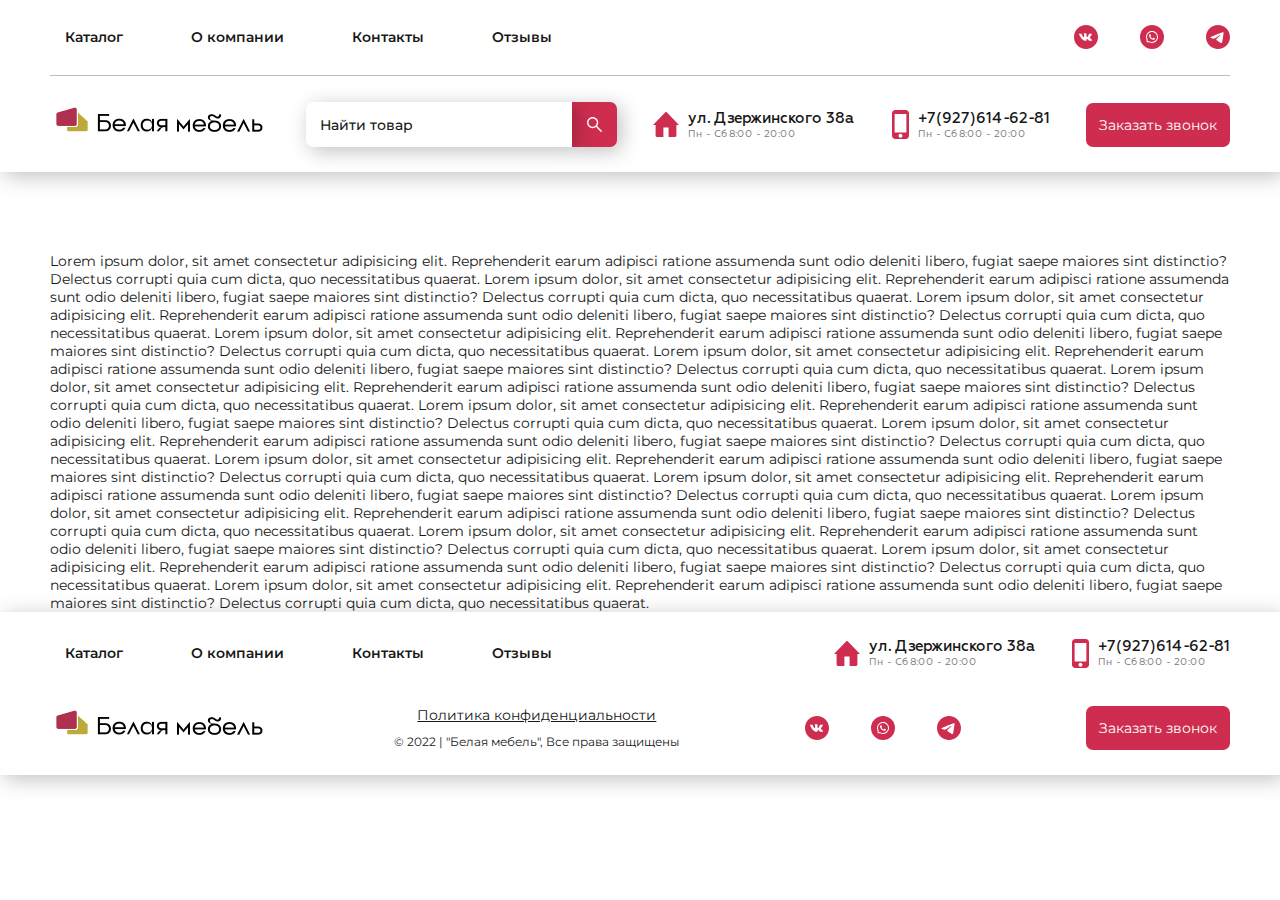
<file: agreement.html>
<!DOCTYPE html>
<html lang="ru">

<head>
    <meta charset="UTF-8">
    <meta http-equiv="X-UA-Compatible" content="IE=edge">
    <meta name="viewport" content="width=device-width, initial-scale=1.0">
    <link rel="stylesheet" href="/style/style.css">
    <link rel="stylesheet" href="/fonts/gilroy/style.css">
    <link rel="stylesheet" href="/fonts/geometria/style.css">


    <link rel="stylesheet" type="text/css" href="/slick/slick.css" />
    <link rel="stylesheet" type="text/css" href="/slick/slick-theme.css" />
    <link rel="stylesheet" href="/style/mobile.css">

    <link rel="preconnect" href="https://fonts.googleapis.com">
    <link rel="preconnect" href="https://fonts.gstatic.com" crossorigin>
    <link
        href="https://fonts.googleapis.com/css2?family=Montserrat:wght@400;500;600;700;800&family=Roboto:wght@300;500&display=swap"
        rel="stylesheet">

    <!-- <script type="text/javascript " src="//code.jquery.com/jquery-1.11.0.min.js "></script>
    <script type="text/javascript " src="//code.jquery.com/jquery-migrate-1.2.1.min.js "></script> -->
    <script src="https://code.jquery.com/jquery-3.6.0.min.js"></script>

    <title>Пользовательское соглашение</title>
</head>

<body>
    <header>

        <div class="burger-menu">
            <nav>
                <div class="container">
                    <ul>
                        <li id="menu">
                            <a class="page" href="#">Каталог</a>
                            <span class="menu-arrow arrow"></span>
                            <ul class="sub-menu">
                                <li><a href="/catalog/" class="sub-menu-link">Шкафы купе</a></li>
                                <li><a href="/catalog/" class="sub-menu-link">Матрасы</a></li>
                            </ul>
                        </li>
                        <li><a class="page" href="/">О компании</a></li>
                        <li><a class="page" href="/contact.html">Контакты</a></li>
                        <li><a class="page" href="/review.html">Отзывы</a></li>
                    </ul>
                    <div class="messanger">
                        <a href="https://vk.com/public215695616" class="img"></a>
                        <a href="//wa.me/79376627711" class="img"></a>
                        <a href="https://t.me/+79276146281" class="img"></a>
                    </div>
                </div>
            </nav>
        </div>

        <nav>
            <div class="container">
                <ul class="menu-ul">
                    <li>
                        <a class="page" href="">Каталог</a>
                        <ul class="sub-menu">
                            <li><a href="/catalog/" class="sub-menu-link">Шкафы купе</a></li>
                            <li><a href="/catalog/" class="sub-menu-link">Матрасы</a></li>
                        </ul>
                    </li>
                    <li><a class="page" href="/">О компании</a></li>
                    <li><a class="page" href="/contact.html">Контакты</a></li>
                    <li><a class="page" href="/review.html">Отзывы</a></li>
                </ul>
                <div class="messanger">
                    <a href="https://vk.com/public215695616" class="img"></a>
                    <a href="//wa.me/79376627711" class="img"></a>
                    <a href="https://t.me/+79276146281" class="img"></a>
                </div>
            </div>
        </nav>
        <div class="main-header">
            <div class="container">

                <div class="popup-fade">
                    <div class="popup">
                        <a class="popup-close" href="#">Закрыть</a>
                        <form action="#" class="test">
                            <div class="custom-input">
                                <label class="label-form" for="what-modal">Что хотим?</label>
                                <select name="" class="input-form" id="what-modal">
                                    <option value="" selected disabled>Комод</option>
                                    <option value="">2</option>
                                    <option value="">3</option>
                                    <option value="">4</option>
                                    <option value="">5</option>
                                </select>
                            </div>
                            <div class="custom-input">
                                <label class="label-form" for="size-model">Знаете размеры?</label>
                                <select name="" class="input-form" id="size-model">
                                    <option value="">Да</option>
                                    <option value="">Нет</option>
                                </select>
                            </div>
                            <div class="custom-input">
                                <label class="label-form" for="width">Ширина</label>
                                <input class="input-form" placeholder="Ширина" type="text" id="width">
                            </div>
                            <div class="custom-input">
                                <label class="label-form" for="length">Длина</label>
                                <input class="input-form" placeholder="Длина" type="text" id="length">
                            </div>
                            <div class="custom-input">
                                <label class="label-form" for="photo">Прикрепить фото</label>
                                <input class="input-form" type="file" name="" id="photo" style="display:none;">
                                <button class="input-form" id="bntUpload" style="text-align: start;">Загрузить
                                    фото</button>
                            </div>
                            <div class="custom-checkbox">
                                <input type="checkbox" name="" id="">
                                <span>Вызвать замерщика</span>
                            </div>
                            <div class="select-color product">
                                <label for="venge" data-title="Венге"></label>
                                <input type="radio" name="color" value="Венге" id="venge">
                                <label for="dub" data-title="Дуб Сонома"></label>
                                <input type="radio" name="color" value="Дуб Сонома" id="dub">
                                <label for="yasen" data-title="Ясень шимо светлый"></label>
                                <input type="radio" name="color" value="Ясень шимо светлый" id="yasen">
                                <label for="white" data-title="Белый"></label>
                                <input type="radio" name="color" value="Белый" id="white">
                                <label for="whiteWood" data-title="Выбеленое дерево"></label>
                                <input type="radio" name="color" value="Выбеленое дерево" id="whiteWood">
                                <div class="color-selecting"></div>
                            </div>
                            <p class="annatation">Полная палитра в офисах продаж</p>

                            <input type="submit" value="Оформить" class="btn">
                        </form>
                    </div>
                </div>

                <div class="logo">
                    <a href="/">
                        <img src="/images/logo.png" alt="logo">
                    </a>
                </div>

                <div class="search">
                    <input class="search-input" type="search" id="search" name="search" placeholder="Найти товар">
                    <button class="search-btn" type="button">
                        <svg width="15" height="15" viewBox="0 0 15 15" fill="none" xmlns="http://www.w3.org/2000/svg">
                            <path
                                d="M14.9549 13.9218L10.0856 9.05246C10.8412 8.07559 11.25 6.88122 11.25 5.62498C11.25 4.12123 10.6631 2.71124 9.60183 1.64812C8.54059 0.584997 7.12684 0 5.62498 0C4.12311 0 2.70936 0.586872 1.64812 1.64812C0.584997 2.70936 0 4.12123 0 5.62498C0 7.12684 0.586872 8.54059 1.64812 9.60183C2.70936 10.665 4.12123 11.25 5.62498 11.25C6.88122 11.25 8.07372 10.8412 9.05059 10.0875L13.9199 14.9549C13.9342 14.9692 13.9512 14.9806 13.9698 14.9883C13.9885 14.996 14.0085 15 14.0287 15C14.0489 15 14.0689 14.996 14.0875 14.9883C14.1062 14.9806 14.1232 14.9692 14.1374 14.9549L14.9549 14.1393C14.9692 14.125 14.9806 14.1081 14.9883 14.0894C14.996 14.0708 15 14.0508 15 14.0306C15 14.0104 14.996 13.9904 14.9883 13.9717C14.9806 13.953 14.9692 13.9361 14.9549 13.9218ZM8.59496 8.59496C7.79997 9.38809 6.74622 9.82496 5.62498 9.82496C4.50373 9.82496 3.44999 9.38809 2.65499 8.59496C1.86187 7.79997 1.42499 6.74622 1.42499 5.62498C1.42499 4.50373 1.86187 3.44811 2.65499 2.65499C3.44999 1.86187 4.50373 1.42499 5.62498 1.42499C6.74622 1.42499 7.80184 1.85999 8.59496 2.65499C9.38809 3.44999 9.82496 4.50373 9.82496 5.62498C9.82496 6.74622 9.38809 7.80184 8.59496 8.59496Z"
                                fill="white" />
                        </svg>
                    </button>
                </div>

                <div class="contact-block">
                    <div class="info-block">
                        <a href="https://yandex.ru/maps/-/CCUVINbSSD">
                            <img src="/images/icons/home.svg" alt="address">
                            <div class="info">
                                <span class="main-info">
                                    ул. Дзержинского 38а
                                </span>
                                <span class="additionally-info">
                                    Пн - Сб 8:00 - 20:00
                                </span>
                            </div>
                        </a>
                    </div>
                </div>

                <div class="contact-block">
                    <div class="info-block">
                        <a href="tel: +79276146281">
                            <img src="/images/icons/phone.svg" alt="phone">
                            <div class="info">
                                <span class="main-info">
                                    +7(927)614-62-81
                                </span>
                                <span class="additionally-info">
                                    Пн - Сб 8:00 - 20:00
                                </span>
                            </div>
                        </a>
                    </div>
                </div>

                <div class="callback">
                    <input type="button" value="Заказать звонок" class="btn popup-open">
                </div>

            </div>
            <div class="burger-container">
                <div class="header-burger">
                    <span></span>
                </div>
            </div>
        </div>
    </header>
    <main>
        <div class="container">
            Lorem ipsum dolor, sit amet consectetur adipisicing elit. Reprehenderit earum adipisci ratione assumenda
            sunt odio deleniti libero, fugiat saepe maiores sint distinctio? Delectus corrupti quia cum dicta, quo
            necessitatibus quaerat.
            Lorem ipsum dolor, sit amet consectetur adipisicing elit. Reprehenderit earum adipisci ratione assumenda
            sunt odio deleniti libero, fugiat saepe maiores sint distinctio? Delectus corrupti quia cum dicta, quo
            necessitatibus quaerat.
            Lorem ipsum dolor, sit amet consectetur adipisicing elit. Reprehenderit earum adipisci ratione assumenda
            sunt odio deleniti libero, fugiat saepe maiores sint distinctio? Delectus corrupti quia cum dicta, quo
            necessitatibus quaerat.
            Lorem ipsum dolor, sit amet consectetur adipisicing elit. Reprehenderit earum adipisci ratione assumenda
            sunt odio deleniti libero, fugiat saepe maiores sint distinctio? Delectus corrupti quia cum dicta, quo
            necessitatibus quaerat.
            Lorem ipsum dolor, sit amet consectetur adipisicing elit. Reprehenderit earum adipisci ratione assumenda
            sunt odio deleniti libero, fugiat saepe maiores sint distinctio? Delectus corrupti quia cum dicta, quo
            necessitatibus quaerat.
            Lorem ipsum dolor, sit amet consectetur adipisicing elit. Reprehenderit earum adipisci ratione assumenda
            sunt odio deleniti libero, fugiat saepe maiores sint distinctio? Delectus corrupti quia cum dicta, quo
            necessitatibus quaerat.
            Lorem ipsum dolor, sit amet consectetur adipisicing elit. Reprehenderit earum adipisci ratione assumenda
            sunt odio deleniti libero, fugiat saepe maiores sint distinctio? Delectus corrupti quia cum dicta, quo
            necessitatibus quaerat.
            Lorem ipsum dolor, sit amet consectetur adipisicing elit. Reprehenderit earum adipisci ratione assumenda
            sunt odio deleniti libero, fugiat saepe maiores sint distinctio? Delectus corrupti quia cum dicta, quo
            necessitatibus quaerat.
            Lorem ipsum dolor, sit amet consectetur adipisicing elit. Reprehenderit earum adipisci ratione assumenda
            sunt odio deleniti libero, fugiat saepe maiores sint distinctio? Delectus corrupti quia cum dicta, quo
            necessitatibus quaerat.
            Lorem ipsum dolor, sit amet consectetur adipisicing elit. Reprehenderit earum adipisci ratione assumenda
            sunt odio deleniti libero, fugiat saepe maiores sint distinctio? Delectus corrupti quia cum dicta, quo
            necessitatibus quaerat.
            Lorem ipsum dolor, sit amet consectetur adipisicing elit. Reprehenderit earum adipisci ratione assumenda
            sunt odio deleniti libero, fugiat saepe maiores sint distinctio? Delectus corrupti quia cum dicta, quo
            necessitatibus quaerat.
            Lorem ipsum dolor, sit amet consectetur adipisicing elit. Reprehenderit earum adipisci ratione assumenda
            sunt odio deleniti libero, fugiat saepe maiores sint distinctio? Delectus corrupti quia cum dicta, quo
            necessitatibus quaerat.
            Lorem ipsum dolor, sit amet consectetur adipisicing elit. Reprehenderit earum adipisci ratione assumenda
            sunt odio deleniti libero, fugiat saepe maiores sint distinctio? Delectus corrupti quia cum dicta, quo
            necessitatibus quaerat.
            Lorem ipsum dolor, sit amet consectetur adipisicing elit. Reprehenderit earum adipisci ratione assumenda
            sunt odio deleniti libero, fugiat saepe maiores sint distinctio? Delectus corrupti quia cum dicta, quo
            necessitatibus quaerat.
        </div>
    </main>
    <footer>
        <nav>
            <div class="container">
                <ul>
                    <li><a class="page" href="/catalog/">Каталог</a></li>
                    <li><a class="page" href="/">О компании</a></li>
                    <li><a class="page" href="/contact.html">Контакты</a></li>
                    <li><a class="page" href="/review.html">Отзывы</a></li>
                </ul>
                <div class="contact-section">
                    <div class="contact-block">
                        <div class="info-block">
                            <a href="https://yandex.ru/maps/-/CCUVINbSSD">
                                <img src="/images/icons/home.svg" alt="address">
                                <div class="info">
                                    <span class="main-info">
                                        ул. Дзержинского 38а
                                    </span>
                                    <span class="additionally-info">
                                        Пн - Сб 8:00 - 20:00
                                    </span>
                                </div>
                            </a>
                        </div>
                    </div>

                    <div class="contact-block">
                        <div class="info-block">
                            <a href="tel: +79276146281">
                                <img src="/images/icons/phone.svg" alt="phone">
                                <div class="info">
                                    <span class="main-info">
                                        +7(927)614-62-81
                                    </span>
                                    <span class="additionally-info">
                                        Пн - Сб 8:00 - 20:00
                                    </span>
                                </div>
                            </a>
                        </div>
                    </div>
                </div>
        </nav>
        <div class="main-footer">
            <div class="container">
                <a href="/" class="logo">
                    <img src="/images/logo.png" alt="logo">
                </a>
                <div class="politics">
                    <a href="/agreement.html">Политика конфиденциальности</a>
                    <span>© 2022 | "Белая мебель", Все права защищены</span>
                </div>
                <div class="messanger">
                    <a href="https://vk.com/public215695616" class="img"></a>
                    <a href="//wa.me/79376627711" class="img"></a>
                    <a href="https://t.me/+79276146281" class="img"></a>
                </div>
                <a href="#" class="btn popup-open">Заказать звонок</a>
            </div>
        </div>
    </footer>
    <script type="text/javascript " src="slick/slick.min.js "></script>
    <script src="/script/script.js "></script>
</body>

</html>
</file>
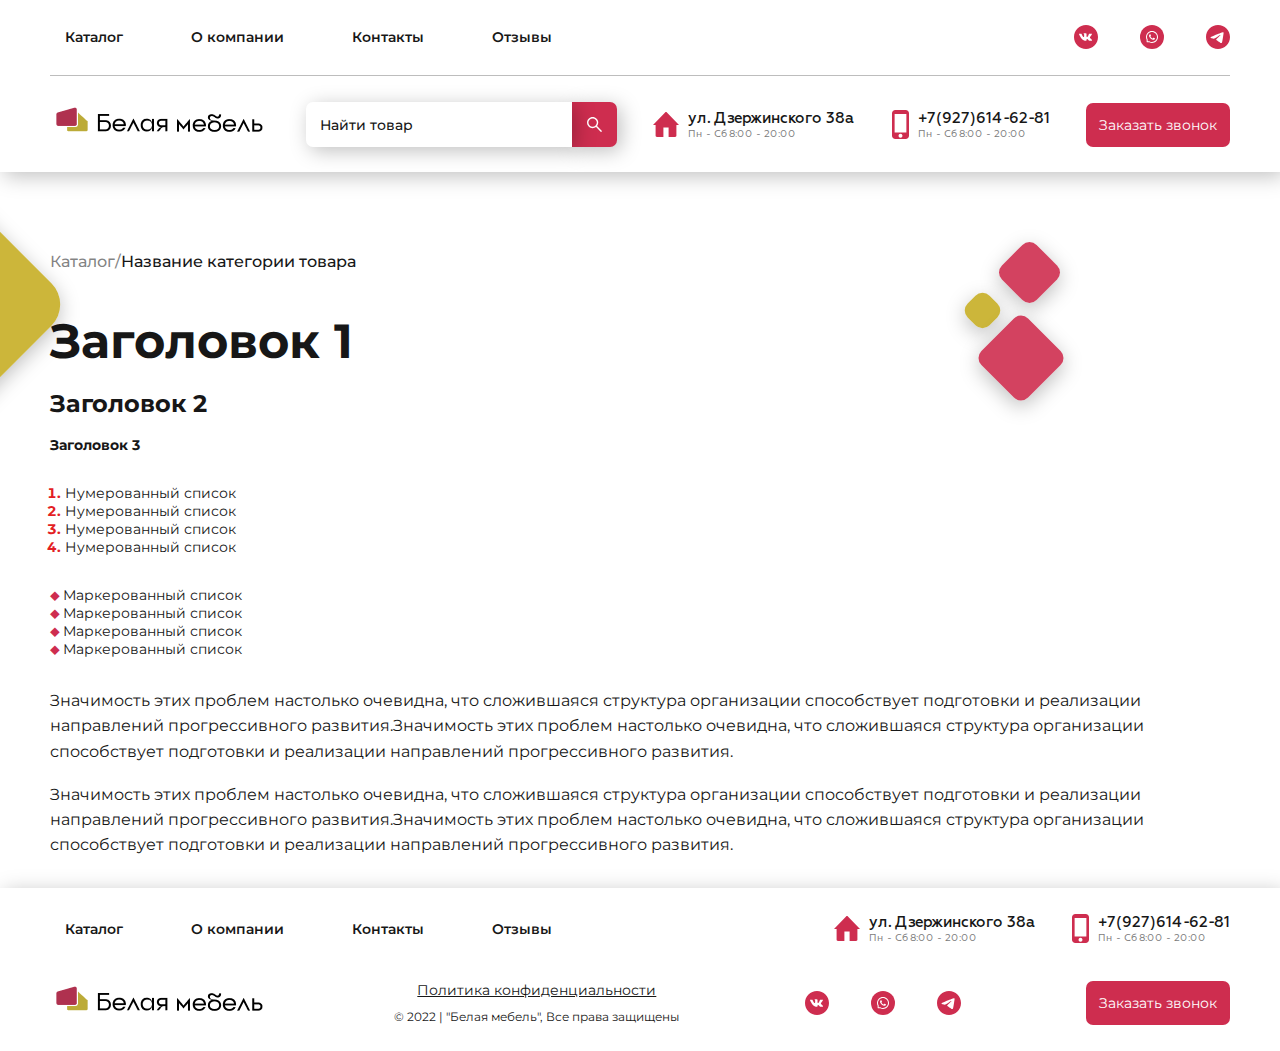
<file: info.html>
<!DOCTYPE html>
<html lang="en">

<head>
    <meta charset="UTF-8">
    <meta http-equiv="X-UA-Compatible" content="IE=edge">
    <meta name="viewport" content="width=device-width, initial-scale=1.0">
    <link rel="stylesheet" href="/style/style.css">
    <link rel="stylesheet" href="/style/mobile.css">
    <link rel="stylesheet" href="/fonts/gilroy/style.css">
    <link rel="stylesheet" href="/fonts/geometria/style.css">

    <link rel="icon" href="/images/icons/favicon.svg" type="image/x-icon">

    <link rel="stylesheet" type="text/css" href="/slick/slick.css" />
    <link rel="stylesheet" type="text/css" href="/slick/slick-theme.css" />

    <link rel="preconnect" href="https://fonts.googleapis.com">
    <link rel="preconnect" href="https://fonts.gstatic.com" crossorigin>
    <link
        href="https://fonts.googleapis.com/css2?family=Montserrat:wght@400;500;600;700;800&family=Roboto:wght@300;500&display=swap"
        rel="stylesheet">
    <script src="https://code.jquery.com/jquery-3.6.0.min.js"></script>
    <title>Информация</title>
</head>

<body>
    <header>

        <div class="burger-menu">
            <nav>
                <div class="container">
                    <ul>
                        <li id="menu">
                            <a class="page" href="#">Каталог</a>
                            <span class="menu-arrow arrow"></span>
                            <ul class="sub-menu">
                                <li><a href="/catalog/" class="sub-menu-link">Шкафы купе</a></li>
                                <li><a href="/catalog/" class="sub-menu-link">Матрасы</a></li>
                            </ul>
                        </li>
                        <li><a class="page" href="/">О компании</a></li>
                        <li><a class="page" href="/contact.html">Контакты</a></li>
                        <li><a class="page" href="/review.html">Отзывы</a></li>
                    </ul>
                    <div class="messanger">
                        <a href="https://vk.com/public215695616" class="img"></a>
                        <a href="//wa.me/79376627711" class="img"></a>
                        <a href="https://t.me/+79276146281" class="img"></a>
                    </div>
                </div>
            </nav>
        </div>

        <nav>
            <div class="container">
                <ul class="menu-ul">
                    <li>
                        <a class="page" href="">Каталог</a>
                        <ul class="sub-menu">
                            <li><a href="/catalog/" class="sub-menu-link">Шкафы купе</a></li>
                            <li><a href="/catalog/" class="sub-menu-link">Матрасы</a></li>
                        </ul>
                    </li>
                    <li><a class="page" href="/">О компании</a></li>
                    <li><a class="page" href="/contact.html">Контакты</a></li>
                    <li><a class="page" href="/review.html">Отзывы</a></li>
                </ul>
                <div class="messanger">
                    <a href="https://vk.com/public215695616" class="img"></a>
                    <a href="//wa.me/79376627711" class="img"></a>
                    <a href="https://t.me/+79276146281" class="img"></a>
                </div>
            </div>
        </nav>
        <div class="main-header">
            <div class="container">

                <div class="popup-fade">
                    <div class="popup">
                        <a class="popup-close" href="#">Закрыть</a>
                        <form action="#" class="test">
                            <div class="custom-input">
                                <label class="label-form" for="what-modal">Что хотим?</label>
                                <select name="" class="input-form" id="what-modal">
                                    <option value="" selected disabled>Комод</option>
                                    <option value="">2</option>
                                    <option value="">3</option>
                                    <option value="">4</option>
                                    <option value="">5</option>
                                </select>
                            </div>
                            <div class="custom-input">
                                <label class="label-form" for="size-model">Знаете размеры?</label>
                                <select name="" class="input-form" id="size-model">
                                    <option value="">Да</option>
                                    <option value="">Нет</option>
                                </select>
                            </div>
                            <div class="custom-input">
                                <label class="label-form" for="width">Ширина</label>
                                <input class="input-form" placeholder="Ширина" type="text" id="width">
                            </div>
                            <div class="custom-input">
                                <label class="label-form" for="length">Длина</label>
                                <input class="input-form" placeholder="Длина" type="text" id="length">
                            </div>
                            <div class="custom-input">
                                <label class="label-form" for="photo">Прикрепить фото</label>
                                <input class="input-form" type="file" name="" id="photo" style="display:none;">
                                <button class="input-form" id="bntUpload" style="text-align: start;">Загрузить
                                    фото</button>
                            </div>
                            <div class="custom-checkbox">
                                <input type="checkbox" name="" id="">
                                <span>Вызвать замерщика</span>
                            </div>
                            <div class="select-color product">
                                <label for="venge" data-title="Венге"></label>
                                <input type="radio" name="color" value="Венге" id="venge">
                                <label for="dub" data-title="Дуб Сонома"></label>
                                <input type="radio" name="color" value="Дуб Сонома" id="dub">
                                <label for="yasen" data-title="Ясень шимо светлый"></label>
                                <input type="radio" name="color" value="Ясень шимо светлый" id="yasen">
                                <label for="white" data-title="Белый"></label>
                                <input type="radio" name="color" value="Белый" id="white">
                                <label for="whiteWood" data-title="Выбеленое дерево"></label>
                                <input type="radio" name="color" value="Выбеленое дерево" id="whiteWood">
                                <div class="color-selecting"></div>
                            </div>
                            <p class="annatation">Полная палитра в офисах продаж</p>

                            <input type="submit" value="Оформить" class="btn">
                        </form>
                    </div>
                </div>

                <div class="logo">
                    <a href="/">
                        <img src="/images/logo.png" alt="logo">
                    </a>
                </div>

                <div class="search">
                    <input class="search-input" type="search" id="search" name="search" placeholder="Найти товар">
                    <button class="search-btn" type="button">
                        <svg width="15" height="15" viewBox="0 0 15 15" fill="none" xmlns="http://www.w3.org/2000/svg">
                            <path
                                d="M14.9549 13.9218L10.0856 9.05246C10.8412 8.07559 11.25 6.88122 11.25 5.62498C11.25 4.12123 10.6631 2.71124 9.60183 1.64812C8.54059 0.584997 7.12684 0 5.62498 0C4.12311 0 2.70936 0.586872 1.64812 1.64812C0.584997 2.70936 0 4.12123 0 5.62498C0 7.12684 0.586872 8.54059 1.64812 9.60183C2.70936 10.665 4.12123 11.25 5.62498 11.25C6.88122 11.25 8.07372 10.8412 9.05059 10.0875L13.9199 14.9549C13.9342 14.9692 13.9512 14.9806 13.9698 14.9883C13.9885 14.996 14.0085 15 14.0287 15C14.0489 15 14.0689 14.996 14.0875 14.9883C14.1062 14.9806 14.1232 14.9692 14.1374 14.9549L14.9549 14.1393C14.9692 14.125 14.9806 14.1081 14.9883 14.0894C14.996 14.0708 15 14.0508 15 14.0306C15 14.0104 14.996 13.9904 14.9883 13.9717C14.9806 13.953 14.9692 13.9361 14.9549 13.9218ZM8.59496 8.59496C7.79997 9.38809 6.74622 9.82496 5.62498 9.82496C4.50373 9.82496 3.44999 9.38809 2.65499 8.59496C1.86187 7.79997 1.42499 6.74622 1.42499 5.62498C1.42499 4.50373 1.86187 3.44811 2.65499 2.65499C3.44999 1.86187 4.50373 1.42499 5.62498 1.42499C6.74622 1.42499 7.80184 1.85999 8.59496 2.65499C9.38809 3.44999 9.82496 4.50373 9.82496 5.62498C9.82496 6.74622 9.38809 7.80184 8.59496 8.59496Z"
                                fill="white" />
                        </svg>
                    </button>
                </div>

                <div class="contact-block">
                    <div class="info-block">
                        <a href="https://yandex.ru/maps/-/CCUVINbSSD">
                            <img src="/images/icons/home.svg" alt="address">
                            <div class="info">
                                <span class="main-info">
                                    ул. Дзержинского 38а
                                </span>
                                <span class="additionally-info">
                                    Пн - Сб 8:00 - 20:00
                                </span>
                            </div>
                        </a>
                    </div>
                </div>

                <div class="contact-block">
                    <div class="info-block">
                        <a href="tel: +79276146281">
                            <img src="/images/icons/phone.svg" alt="phone">
                            <div class="info">
                                <span class="main-info">
                                    +7(927)614-62-81
                                </span>
                                <span class="additionally-info">
                                    Пн - Сб 8:00 - 20:00
                                </span>
                            </div>
                        </a>
                    </div>
                </div>

                <div class="callback">
                    <input type="button" value="Заказать звонок" class="btn popup-open">
                </div>

            </div>
            <div class="burger-container">
                <div class="header-burger">
                    <span></span>
                </div>
            </div>
        </div>
    </header>
    <main>
        <div class="deco-section">
            <div class="block-info1"></div>
            <div class="block-info2 deco"></div>
            <div class="block-info3 deco"></div>
            <div class="block-info4 deco"></div>
        </div>
        <div class="container info">
            <section>
                <ul class="breadcrumb">
                    <li><a href="#">Каталог</a></li>
                    <li class="active">Название категории товара</li>
                </ul>
            </section>
            <section>
                <h1>Заголовок 1</h1>
                <h2>Заголовок 2</h2>
                <h3>Заголовок 3</h3>
            </section>
            <section>
                <ol type="1">
                    <li><span>Нумерованный список</span></li>
                    <li><span>Нумерованный список</span></li>
                    <li><span>Нумерованный список</span></li>
                    <li><span>Нумерованный список</span></li>
                </ol>
            </section>
            <section>
                <ul>
                    <li class="mark"><span>Маркерованный список</span></li>
                    <li class="mark"><span>Маркерованный список</span></li>
                    <li class="mark"><span>Маркерованный список</span></li>
                    <li class="mark"><span>Маркерованный список</span></li>
                </ul>
            </section>
            <section>
                <p>Значимость этих проблем настолько очевидна, что сложившаяся структура организации способствует
                    подготовки и реализации направлений прогрессивного развития.Значимость этих проблем настолько
                    очевидна, что сложившаяся структура организации способствует подготовки и реализации направлений
                    прогрессивного развития.</p>
                <p>Значимость этих проблем настолько очевидна, что сложившаяся структура организации способствует
                    подготовки и реализации направлений прогрессивного развития.Значимость этих проблем настолько
                    очевидна, что сложившаяся структура организации способствует подготовки и реализации направлений
                    прогрессивного развития.</p>
            </section>
        </div>
    </main>
    <footer>
        <nav>
            <div class="container">
                <ul>
                    <li><a class="page" href="/catalog/">Каталог</a></li>
                    <li><a class="page" href="/">О компании</a></li>
                    <li><a class="page" href="/contact.html">Контакты</a></li>
                    <li><a class="page" href="/review.html">Отзывы</a></li>
                </ul>
                <div class="contact-section">
                    <div class="contact-block">
                        <div class="info-block">
                            <a href="https://yandex.ru/maps/-/CCUVINbSSD">
                                <img src="/images/icons/home.svg" alt="address">
                                <div class="info">
                                    <span class="main-info">
                                        ул. Дзержинского 38а
                                    </span>
                                    <span class="additionally-info">
                                        Пн - Сб 8:00 - 20:00
                                    </span>
                                </div>
                            </a>
                        </div>
                    </div>

                    <div class="contact-block">
                        <div class="info-block">
                            <a href="tel: +79276146281">
                                <img src="/images/icons/phone.svg" alt="phone">
                                <div class="info">
                                    <span class="main-info">
                                        +7(927)614-62-81
                                    </span>
                                    <span class="additionally-info">
                                        Пн - Сб 8:00 - 20:00
                                    </span>
                                </div>
                            </a>
                        </div>
                    </div>
                </div>
        </nav>
        <div class="main-footer">
            <div class="container">
                <a href="/" class="logo">
                    <img src="/images/logo.png" alt="logo">
                </a>
                <div class="politics">
                    <a href="/agreement.html">Политика конфиденциальности</a>
                    <span>© 2022 | "Белая мебель", Все права защищены</span>
                </div>
                <div class="messanger">
                    <a href="https://vk.com/public215695616" class="img"></a>
                    <a href="//wa.me/79376627711" class="img"></a>
                    <a href="https://t.me/+79276146281" class="img"></a>
                </div>
                <a href="#" class="btn popup-open">Заказать звонок</a>
            </div>
        </div>
    </footer>
    <script type="text/javascript " src="slick/slick.min.js "></script>
    <script src="script/script.js "></script>
</body>

</html>
</file>
<file: style/style.css>
main
  section
  .container
  .main-info-product
  .info-block
  form
  .select-color
  input {
  opacity: 0;
  margin-right: 18px;
  position: relative;
}

/* main
  section
  .container
  .main-info-product
  .info-block
  form
  .select-color
  label {
  z-index: 1;
} */

main
  section
  .container
  .main-info-product
  .info-block
  form
  .select-color
  label::before {
  content: attr(data-title);
  display: none;
  color: black;
}

/* a
  main
  section
  .container
  .main-info-product
  .info-block
  form
  .select-color
  label:hover::before {
  display: block;
  position: absolute;
  top: -20px;
  width: 100%;
  width: 100vw;
} */

main
  section
  .container
  .main-info-product
  .info-block
  form
  .select-color
  label:last-of-type:hover::before {
  display: block;
  position: absolute;
  top: -20px;
  left: -50px;
}

main
  section
  .container
  .main-info-product
  .info-block
  form
  .select-color
  label:nth-last-of-type(5) {
  position: absolute;
  width: 26px;
  height: 26px;
  border: none;
  background-image: url("/images/material/venge.jpg");
}
main
  section
  .container
  .main-info-product
  .info-block
  form
  .select-color
  label:nth-last-of-type(4) {
  position: absolute;
  width: 26px;
  height: 26px;
  border: none;
  background-image: url("/images/material/dub.jpg");
}
main
  section
  .container
  .main-info-product
  .info-block
  form
  .select-color
  label:nth-last-of-type(3) {
  position: absolute;
  width: 26px;
  height: 26px;
  border: none;
  background-image: url("/images/material/yasen.jpg");
}
main
  section
  .container
  .main-info-product
  .info-block
  form
  .select-color
  label:nth-last-of-type(2) {
  position: absolute;
  width: 26px;
  height: 26px;
  border: none;
  background-image: url("/images/material/white.jpg");
}
main
  section
  .container
  .main-info-product
  .info-block
  form
  .select-color
  label:nth-last-of-type(1) {
  position: absolute;
  width: 26px;
  height: 26px;
  border: none;
  background-image: url("/images/material/whitewood.jpg");
}

main section .container .main-info-product .select-color input:hover {
  outline: 1px solid var(--black);
  cursor: pointer;
}

.popup input[type="text"]::-ms-clear {
  display: none;
  width: 0;
  height: 0;
}

input[type="text"]::-ms-reveal {
  display: none;
  width: 0;
  height: 0;
}

input[type="search"]::-webkit-search-decoration,
input[type="search"]::-webkit-search-cancel-button,
input[type="search"]::-webkit-search-results-button,
input[type="search"]::-webkit-search-results-decoration {
  display: none;
}

:root {
  --black: #171717;
  --white: #ffffff;
  --pink: #ce2d4f;
  --red: #e31e24;
  --yelou: #c6ae25;
}
/* templates */

a {
  text-decoration: none;
  padding: 0;
  margin: 0;
}

h1,
h2,
h3,
p {
  padding: 0;
  margin: 0;
}

li {
  list-style: none;
}

* {
  box-sizing: border-box;
  padding: 0;
  margin: 0;
  font-family: "Montserrat", sans-serif;
  font-size: 14px;
  color: var(--black);
}

body {
  overflow-x: hidden;
}

.container {
  width: 1180px;
  margin: 0 auto;
}

section {
  margin-bottom: 120px;
}

.btn {
  outline: none;
  border: 1px solid transparent;
  background-color: var(--pink);
  color: var(--white);
  border-radius: 7px;
  padding: 12px;
}

.btn:hover {
  background-color: var(--red);
  transition: 0.1s;
  cursor: pointer;
}
/* header */

header .menu {
  display: none;
}

header nav .container .messanger a:nth-of-type(1) {
  background-image: url("/images/icons/messanger/vk_fill.svg");
}

header nav .container .messanger a:nth-of-type(1):hover {
  background-image: url("/images/icons/messanger/vk_outline.svg");
}

header nav .container .messanger a:nth-of-type(2) {
  background-image: url("/images/icons/messanger/whatsapp_fill.svg");
}

header nav .container .messanger a:nth-of-type(2):hover {
  background-image: url("/images/icons/messanger/whatsapp_outline.svg");
  background-repeat: no-repeat;
  background-position: center;
}

header nav .container .messanger a:nth-of-type(3) {
  background-image: url("/images/icons/messanger/telegram_fill.svg");
}

header nav .container .messanger a:nth-of-type(3):hover {
  background-image: url("/images/icons/messanger/telegram_outline.svg");
}
/*  */
header nav .container ul li:nth-of-type(1) {
  position: relative;
  border-radius: 0 0 20px 20px;
}

header nav .container ul li:nth-of-type(1):hover .sub-menu {
  display: block;
  padding: 20px 0 20px 20px;
  background-color: #fff;
  border-radius: 0 0 20px 20px;
}

.sub-menu {
  display: none;
  flex-direction: column;
  position: absolute;
  top: 20px;
  left: 0;
  color: var(--black);
  /* border-radius: 10px; */
  box-shadow: 4px 4px 20px rgba(0, 0, 0, 0.25);
  padding: 20px 0 0 0;
  min-width: 500px;
  z-index: 10;
}

.sub-menu.open .sub-menu > li {
  background-color: var(--white);
  padding: 0 0 10px 10px;
}

.sub-menu-link {
  display: inline-block;
}

.sub-menu li:last-of-type {
  margin: 0;
}
/*  */

header {
  /* z-index: 5; */
  padding: 25px;
  box-shadow: 4px 4px 20px rgba(0, 0, 0, 0.25);
  position: relative;
  background-color: var(--white);
}

.header_fixed {
  position: fixed;
  left: 0;
  top: 0;
  width: 100%;
  z-index: 21;
}

header nav .container {
  display: flex;
  justify-content: space-between;
  align-items: center;
  padding-bottom: 26px;
  border-bottom: 1px solid rgba(0, 0, 0, 0.26);
}

header nav .container .menu-ul {
  display: flex;
}

header nav .container ul {
  background-color: #fff;
  z-index: 10;
}

header nav .container ul li a {
  margin-right: 38px;
  font-weight: 600;
  font-size: 14px;
  line-height: 17px;
  border-radius: 10px;
  padding: 5px 15px;
  transition: 0.1s;
}

.arrow {
  position: absolute;
  right: 0;
  top: 3px;
  width: 0;
  height: 0;
  border-top: 10px solid #000;
  border-right: 10px solid transparent;
  border-left: 10px solid transparent;
}

body.mouse header nav .container ul li a {
  margin-right: 38px;
  font-weight: 600;
  font-size: 14px;
  line-height: 17px;
  border-radius: 10px;
  padding: 5px 15px;
  transition: 0.1s;
}

body.mouse header nav .container ul li a:hover {
  background-color: var(--pink);
  color: var(--white);
  border-radius: 10px;
  transition: 0.1s;
}

body.touch .sub-menu.open {
  display: block;
  background-color: var(--white);
  padding-bottom: 20px;
}

.active-page {
  background-color: var(--pink);
  color: var(--white);
  border-radius: 10px;
  transition: 0.1s;
}

header nav .container .messanger {
  display: flex;
  align-items: center;
}

header nav .container .messanger .img {
  margin-right: 42px;
  height: 24px;
  width: 24px;
}

header nav .container .messanger .img:last-of-type {
  margin-right: 0;
}

header .main-header {
  margin-top: 26px;
}

header .main-header .container {
  display: flex;
  justify-content: space-between;
  align-items: center;
}
/*  */

.search {
  display: flex;
}

.search-btn {
  background-color: var(--pink);
  border: 1px solid transparent;
  padding: 14px;
  border-radius: 0 7px 7px 0;
  box-shadow: 4px 4px 20px rgba(0, 0, 0, 0.25);
  display: flex;
  align-items: center;
  justify-content: center;
}

.search-btn:hover {
  background-color: var(--red);
  cursor: pointer;
  transition: 0.1s;
}

.search-input {
  outline: none;
  border: none;
  border-radius: 7px 0 0 7px;
  position: relative;
  box-shadow: 4px 4px 20px rgba(0, 0, 0, 0.25);
  z-index: 2;
  padding: 12px 14px;
  width: 266px;
  color: var(--black);
}

.search-input::placeholder {
  color: var(--black);
  font-weight: 500;
}

header .main-header .contact-block .info-block a {
  display: flex;
  align-items: center;
}

header .main-header .contact-block .info-block a img {
  margin-right: 9px;
}

header .main-header .contact-block .info-block a .info {
  display: flex;
  flex-direction: column;
}

header .main-header .contact-block .info-block a .info .main-info {
  font-family: "Geometria";
  font-weight: 500;
  font-size: 15px;
  line-height: 19px;
  color: var(--black);
}

header .main-header .contact-block .info-block a .info .main-info:hover,
main
  section
  .container
  .background-calback
  .contact-block
  .info-block
  a
  .info
  .main-info:hover,
footer
  nav
  .container
  .contact-section
  .contact-block
  .info-block
  a
  .info
  .main-info:hover,
main
  section
  .container
  .contact-container
  .contact-section
  .contact-block
  .info-block
  a
  .info
  .main-info:hover {
  color: var(--pink);
  transition: all 0.3s;
}

header .main-header .contact-block .info-block a .info .additionally-info {
  font-family: "Geometria";
  font-weight: 400;
  font-size: 10px;
  line-height: 13px;
  color: rgba(123, 123, 123, 1);
}
/* main */

main {
  margin-top: 80px;
}

main section .container .slick .info-block {
  height: 526px;
  display: flex;
  padding: 10px;
}

main section .container .slick .info-block .info {
  width: 50%;
  margin-right: 60px;
}

main section .container .slick .info-block .info h1 {
  font-size: 48px;
  font-weight: 700;
  line-height: 59px;
  width: 474px;
  margin-bottom: 35px;
}

main section .container .slick .info-block .info p {
  font-size: 14px;
  font-weight: 500;
  line-height: 163.98%;
  width: 474px;
  margin-bottom: 35px;
}

main section .container .slick .info-block .img-page {
  width: 50%;
}

main section .container .slick .info-block .img-page img {
  object-fit: cover;
  width: 100%;
}

main section .container h2 {
  font-size: 36px;
  font-weight: 700;
  line-height: 44px;
  margin-bottom: 103px;
  letter-spacing: 0.105em;
}

main section .container .about-grid {
  display: grid;
  gap: 73px 115px;
  grid-template-columns: repeat(2, 1fr);
}

main section .container .about-grid .block {
  padding: 10px 10px 10px 20px;
  border-left: 6px solid var(--red);
  max-width: 453px;
  transition: 0.1s;
  border-radius: 0 18px 18px 0;
}

main section .container .about-grid .block:hover {
  outline: 1px solid #c6ae25;
  border-left: 6px solid var(--red);
  border-radius: 0 18px 18px 0;
  box-shadow: 4px 4px 20px rgba(0, 0, 0, 0.25);
  transition: 0.1s;
}

main section .container .about-grid .block h3 {
  font-weight: 700;
  font-size: 24px;
  line-height: 29px;
  letter-spacing: 0.105em;
  margin-bottom: 12px;
}

main section .container .about-grid .block p {
  font-family: "Roboto", sans-serif;
  font-weight: 300;
  font-size: 16px;
  line-height: 145.9%;
  letter-spacing: 0.035em;
  color: rgba(23, 23, 23, 0.8);
}

main section .container .slick-products .product {
  box-shadow: 4px 4px 20px rgba(0, 0, 0, 0.25);
  background-color: var(--white);
  border-radius: 10px;
  padding: 32px 27px;
  margin: 20px 16px 20px 16px;
  display: flex;
  flex-direction: column;
  align-items: flex-start;
}

main section .container .slick-products .product .name {
  font-family: "Roboto";
  font-style: normal;
  font-weight: 500;
  font-size: 20px;
  line-height: 145.9%;
  letter-spacing: 0.035em;
  color: #383030;
  margin-bottom: 24px;
}

main section .container .slick-products .product img {
  object-fit: cover;
  width: 281px;
  height: 211px;
  margin-bottom: 24px;
}

main section .container .slick-products .product .order {
  display: flex;
  align-items: center;
}

main section .container .slick-products .product .order .price .coast {
  font-family: "Montserrat";
  font-style: normal;
  font-weight: 800;
  font-size: 36px;
  line-height: 44px;
  /* identical to box height */
  margin-right: 20px;
  letter-spacing: 0.105em;
  color: #383030;
}

main
  section
  .container
  .slick-products
  .product
  .order
  .price
  .old-price
  :first-of-type {
  font-family: "Montserrat";
  font-style: normal;
  font-weight: 600;
  font-size: 24px;
  line-height: 29px;
  letter-spacing: 0.105em;
  text-decoration-line: line-through;
  margin-right: 10px;
  color: #383030;
}

main
  section
  .container
  .slick-products
  .product
  .order
  .price
  .old-price
  :last-of-type {
  font-family: "Montserrat";
  font-style: normal;
  font-weight: 700;
  font-size: 16px;
  line-height: 20px;
  /* identical to box height */
  letter-spacing: 0.105em;
  color: #ce2d4f;
}

main section .container .slick-products .product .order .price .old-price {
  display: flex;
  align-items: center;
}

main section .container .slick-products .product .order .price p {
  font-family: "Roboto";
  font-style: normal;
  font-weight: 300;
  font-size: 12px;
  line-height: 145.9%;
  /* identical to box height, or 18px */
  letter-spacing: 0.035em;
  color: rgba(56, 48, 48, 0.8);
}

main section .slick-stock .bacground-stock {
  background-image: url("../images/bacground-room.png");
  background-repeat: no-repeat;
  background-size: cover;
  padding-top: 51px;
  /* width: 100vw; */
}

main section .slick-stock .bacground-stock .container-stock {
  width: 1180px;
  margin: 0 auto;
}

main section .slick-stock .bacground-stock .container-stock h2 {
  font-size: 36px;
  font-weight: 700;
  line-height: 44px;
  margin-bottom: 103px;
  letter-spacing: 0.105em;
  margin-bottom: 64px;
}

main section .slick-stock .bacground-stock .container-stock .block-stock {
  display: grid;
  grid-template-areas: "img coast" "img text" "img desc";
}

main section .slick-stock .bacground-stock .container-stock .block-stock img {
  margin-right: 140px;
  width: 318px;
  height: 353px;
  object-fit: contain;
  grid-area: img;
}

main
  section
  .slick-stock
  .bacground-stock
  .container-stock
  .block-stock
  .coast-stock {
  font-family: "Montserrat";
  grid-area: coast;
  font-style: normal;
  font-weight: 700;
  font-size: 100px;
  line-height: 122px;
  margin-bottom: 44px;
  color: var(--pink);
}

main section .slick-stock .bacground-stock .container-stock .block-stock span {
  font-family: "Montserrat";
  font-style: normal;
  font-weight: 500;
  font-size: 14px;
  line-height: 163.98%;
  color: var(--black);
  grid-area: text;
}

main
  section
  .slick-stock
  .bacground-stock
  .container-stock
  .block-stock
  .description-stock {
  font-family: "Montserrat";
  font-style: normal;
  grid-area: desc;
  font-weight: 500;
  font-size: 14px;
  line-height: 163.98%;
  margin-top: 18px;
  color: var(--black);
}

main section .slick-stock .slick-arrow.slick-next {
  right: 30px;
  z-index: 10;
}

main section .slick-stock .slick-arrow.slick-prev {
  left: 30px;
  z-index: 10;
}

.prev-stock {
  position: absolute;
  top: 50%;
  left: 25px;
  z-index: 10;
  outline: none;
  /* background-color: var(--pink); */
  border: none;
  padding: 10px;
  background: url("/images/icons/prew.svg") 0 0 /20% no-repeat;
  background-position: center;
  border-radius: 50%;
  padding: 24px;
  background-color: var(--pink);
  height: 48px;
  width: 48px;
  display: flex;
  align-items: center;
  justify-content: center;
  transition: 0.1s;
}

.prev-stock:hover {
  transition: 0.1s;
  background-color: var(--red);
  cursor: pointer;
}

.next-stock {
  position: absolute;
  top: 50%;
  right: 25px;
  z-index: 10;
  outline: none;
  /* background-color: var(--pink); */
  border: none;
  padding: 10px;
  background: url("../images/icons/next.svg") 0 0 /20% no-repeat;
  background-position: center;
  border-radius: 50%;
  padding: 24px;
  background-color: var(--pink);
  height: 48px;
  width: 48px;
  display: flex;
  align-items: center;
  justify-content: center;
  transition: 0.1s;
}

.next-stock:hover {
  transition: 0.1s;
  background-color: var(--red);
  cursor: pointer;
}
/*  */

main section .about {
  display: flex;
  justify-content: space-between;
}

main section .container .info-about {
  width: 40%;
  display: flex;
  flex-direction: column;
  align-items: flex-end;
}

main section .container .info-about h2 {
  margin-bottom: 64px;
  text-align: end;
  font-size: 36px;
  line-height: 44px;

  /* identical to box height */
  letter-spacing: 0.105em;
}

main section .container .info-about p {
  text-align: end;
  width: 90%;
}

main section .container .info-about p:first-of-type {
  margin-bottom: 20px;
}

main section .container .info-about p:last-of-type {
  margin-bottom: 40px;
}

main section .container .slider-about {
  display: flex;
  align-items: center;
  justify-content: center;
  flex-direction: column;
  /* width: 605px; */
}

main section .container .slider-about .slideshow-container {
  margin-right: 40px;
  width: 50%;
  min-width: 0;
  position: relative;
  width: 605px;
  height: 521px;
}

main section .container .slider-about .slideshow-container .mySlides img {
  object-fit: cover;
  width: 394px;
  /* height: 338px; */
  border-radius: 10px;
}
main section .container .slider-about .slideshow-container .prewSlides {
  width: 499px;
  height: 435px;
  position: absolute;
  top: 0;
  left: 0;
  cursor: pointer;
}

main section .container .slider-about .slideshow-container .main {
  width: 499px;
  height: 435px;
  position: absolute;
  top: 0;
  left: 0;
  transition: 0.3s;
  pointer-events: none;
}

main section .container .slider-about .slideshow-container .next {
  position: absolute;
  z-index: 2;
  top: 139px;
  left: 211px;
  width: 394px;
  height: 338px;
  transition: 0.3s ease-in-out;
  opacity: 1;
  cursor: pointer;
}

main section .container .slider-about .slideshow-container .hidden {
  position: absolute;
  opacity: 0;
  z-index: -1;
  display: none;
  transition: 0.3s ease-in-out;
}

main section .container .slider-about .dot {
  cursor: pointer;
  height: 15px;
  width: 15px;
  margin: 0 2px;
  background-color: transparent;
  border: 1px solid #c5c5c5;
  border-radius: 50%;
  display: inline-block;
  transition: background-color 0.6s ease;
}

main section .container .slider-about .dot:hover {
  border: 1px solid var(--black);
}

main section .container .slider-about .active {
  background-color: var(--pink);
}

main section .container .slider-about .active:hover {
  background-color: var(--red);
}

.fade {
  animation-name: fade;
  animation-duration: 1.5s;
}

@keyframes fade {
  from {
    opacity: 0.7;
  }
  to {
    opacity: 1;
  }
}
/*  */

main section .container .slick-review .block-review {
  display: flex;
  align-items: center;
  justify-content: center;
  padding: 40px;
}

main section .container .slick-review .block-review .img-profile {
  position: relative;
  margin-right: 150px;
}

main section .container .slick-review .block-review .img-profile::before {
  content: "";
  position: absolute;
  z-index: -1;
  width: 292px;
  height: 334px;
  bottom: 0;
  left: -10%;
  border-radius: 12px;
  background: #e8f3f9;
}

main section .container .slick-review .block-review .section-review .rating {
  margin-bottom: 26px;
  display: flex;
}

main
  section
  .container
  .slick-review
  .block-review
  .section-review
  .rating
  img {
  margin-right: 10px;
}

main
  section
  .container
  .slick-review
  .block-review
  .section-review
  .rating
  img:last-of-type {
  margin-right: 0;
}

main
  section
  .container
  .slick-review
  .block-review
  .section-review
  .text-review {
  font-family: "Montserrat";
  font-style: normal;
  font-weight: 400;
  font-size: 18px;
  line-height: 138.5%;
  letter-spacing: 0.055em;
  margin-bottom: 26px;
}

main
  section
  .container
  .slick-review
  .block-review
  .section-review
  .info-person {
  display: flex;
  flex-direction: column;
}

main
  section
  .container
  .slick-review
  .block-review
  .section-review
  .info-person
  span:first-of-type {
  font-family: "Gilroy";
  font-style: normal;
  font-weight: 700;
  font-size: 20px;
  line-height: 138.5%;
  letter-spacing: 0.055em;
  color: var(--black);
}

main
  section
  .container
  .slick-review
  .block-review
  .section-review
  .info-person
  span:last-of-type {
  font-family: "Gilroy";
  font-style: normal;
  font-weight: 400;
  font-size: 16px;
  line-height: 138.5%;
  letter-spacing: 0.055em;
  color: #aaaaaa;
}

.reviews-dots {
  position: absolute;
  top: 390px;
  text-align: center;
  width: fit-content;
  padding: 0;
  margin: 0;
  left: 423px;
  list-style: none;
}

.reviews-dots li {
  position: relative;
  display: inline-block;
  width: 20px;
  height: 20px;
  margin: 0 5px;
  padding: 0;
  cursor: pointer;
}

.burger-menu {
  position: absolute;
  right: -100%;
}

.reviews-dots li button {
  font-size: 0;
  line-height: 0;
  display: block;
  width: 20px;
  height: 20px;
  padding: 5px;
  cursor: pointer;
  color: transparent;
  border: 0;
  outline: none;
  background: transparent;
}

.reviews-dots li button:hover,
.reviews-dots li button:focus {
  outline: none;
}

.reviews-dots li button:hover:before,
.reviews-dots li button:focus:before {
  opacity: 1;
}

.reviews-dots li button:before {
  font-family: "slick";
  font-size: 36px;
  line-height: 20px;
  position: absolute;
  top: 0;
  left: 0;
  width: 20px;
  height: 20px;
  content: "○";
  text-align: center;
  opacity: 0.25;
  color: black;
  -webkit-font-smoothing: antialiased;
  -moz-osx-font-smoothing: grayscale;
}

.reviews-dots li.slick-active button:before {
  font-size: 36px;
  color: #ce2d4f;
  content: "●";
}
/*  */

main section .container .background-form {
  display: flex;
  flex-direction: column;
  align-items: center;
  padding: 120px 50px 50px 50px;
  margin: 0 auto;
  width: 802px;
  height: 624px;
  background-image: url("../images/bacground-room.png");
  background-repeat: no-repeat;
  background-size: cover;
  border-radius: 10px;
}

main section .container .background-form h2 {
  font-family: "Montserrat";
  font-style: normal;
  font-weight: 700;
  font-size: 35px;
  line-height: 43px;
  text-align: center;
  color: var(--black);
}

main section .container .background-form form {
  display: flex;
  flex-direction: column;
  align-items: center;
}

main section .container .background-form form .custom-input .input-form {
  display: block;
  max-width: 271px;
  width: 255px;
  padding: 14px 25px;
  color: var(--black);
  border: 1px solid #c6ae25;
  outline: none;
  border-radius: 11px;
  background: transparent;
  position: relative;
}

main section .container .background-form form .custom-input {
  position: relative;
  margin-bottom: 20px;
}

main section .container .background-form form .custom-input .label-form {
  position: absolute;
  padding: 5px;
  background: #fff;
  border-radius: 12px;
  left: 20px;
  top: -15px;
  z-index: 2;
  font-family: "Montserrat";
  font-style: normal;
  font-weight: 500;
  font-size: 14px;
  line-height: 17px;
  color: #171717;
}

.input-form::placeholder {
  color: var(--black);
  font-weight: 500;
}

main section .container .background-form form .custom-checkbox input {
  margin-right: 10px;
}

main section .container .background-form form .btn {
  margin: 20px 0;
}

main section .container .background-form form .custom-checkbox:last-of-type {
  text-align: center;
  width: 500px;
  font-family: "Montserrat";
  font-style: normal;
  font-weight: 500;
  font-size: 13px;
  line-height: 16px;
  text-align: center;
  color: #171717;
}

main
  section
  .container
  .background-form
  form
  .custom-checkbox:last-of-type
  span
  a {
  text-decoration-line: underline;
}
/*  */

main section .container .background-calback {
  padding: 34px 100px;
  background-image: url("../images/bacground-room.png");
  background-repeat: no-repeat;
  background-size: cover;
  border-radius: 10px;
  display: flex;
  align-items: center;
  flex-direction: column;
  background-color: #fff;
}

main section .container .background-calback h2 {
  margin-bottom: 20px;
  font-family: "Montserrat";
  font-style: normal;
  font-weight: 700;
  font-size: 35px;
  line-height: 43px;
  text-align: center;
  color: var(--black);
}

main section .container .background-calback p {
  font-family: "Montserrat";
  font-style: normal;
  font-weight: 500;
  font-size: 20px;
  line-height: 24px;
  text-align: center;
  color: var(--black);
  margin-bottom: 20px;
}

main section .container .background-calback .contact-block {
  margin-bottom: 20px;
}

main section .container .background-calback .contact-block .info-block a {
  display: flex;
  align-items: center;
}

main section .container .background-calback .contact-block .info-block a img {
  margin-right: 9px;
}

main section .container .background-calback .contact-block .info-block a .info {
  display: flex;
  flex-direction: column;
}

main
  section
  .container
  .background-calback
  .contact-block
  .info-block
  a
  .info
  .main-info {
  font-family: "Geometria";
  font-weight: 500;
  font-size: 15px;
  line-height: 19px;
  color: var(--black);
}

main
  section
  .container
  .background-calback
  .contact-block
  .info-block
  a
  .info
  .additionally-info {
  font-family: "Geometria";
  font-weight: 400;
  font-size: 10px;
  line-height: 13px;
  color: rgba(123, 123, 123, 1);
}

main section .container .background-calback .messanger a {
  margin-right: 50px;
}

main section .container .background-calback .messanger a:last-of-type {
  margin-right: 0;
}

.img {
  width: 24px;
  height: 24px;
}

main section .container .background-calback .messanger {
  display: flex;
  align-items: center;
}

main section .container .background-calback .messanger .img {
  margin-right: 42px;
  height: 24px;
  width: 24px;
}

main section .container .background-calback .messanger .img:last-of-type {
  margin-right: 0;
}

main section .container .background-calback .messanger a:nth-of-type(1) {
  background-image: url("/images/icons/messanger/vk_fill.svg");
}

main section .container .background-calback .messanger a:nth-of-type(1):hover {
  background-image: url("/images/icons/messanger/vk_outline.svg");
}

main section .container .background-calback .messanger a:nth-of-type(2) {
  background-image: url("/images/icons/messanger/whatsapp_fill.svg");
}

main section .container .background-calback .messanger a:nth-of-type(2):hover {
  background-image: url("/images/icons/messanger/whatsapp_outline.svg");
  background-repeat: no-repeat;
  background-position: center;
}

main section .container .background-calback .messanger a:nth-of-type(3) {
  background-image: url("/images/icons/messanger/telegram_fill.svg");
}

main section .container .background-calback .messanger a:nth-of-type(3):hover {
  background-image: url("/images/icons/messanger/telegram_outline.svg");
}
/*  */

main section .container h2 {
  margin-bottom: 20px;
}

main section .container .content {
  display: grid;
  gap: 32px;
  grid-template-areas: "first-text img" "last-text last-text";
}

main section .container .content p:first-of-type {
  grid-area: first-text;
  font-family: "Montserrat";
  font-style: normal;
  font-weight: 500;
  font-size: 14px;
  line-height: 163.98%;
  /* or 23px */
  color: var(--black);
}

main section .container .content p:last-of-type {
  grid-area: last-text;
  font-family: "Montserrat";
  font-style: normal;
  font-weight: 500;
  font-size: 14px;
  line-height: 163.98%;
  /* or 23px */
  color: var(--black);
}

main section .container .content img {
  grid-area: img;
  width: 523px;
  height: 412px;
}
/*  */

footer {
  padding: 25px;
  box-shadow: 4px 4px 20px rgba(0, 0, 0, 0.25);
}

footer nav .container {
  display: flex;
  justify-content: space-between;
  align-items: center;
}

footer nav .container ul {
  display: flex;
}

footer nav .container ul li a {
  margin-right: 38px;
  font-weight: 600;
  font-size: 14px;
  line-height: 17px;
  border-radius: 10px;
  padding: 5px 15px;
  transition: 0.1s;
}

footer nav .container ul li a:hover {
  background-color: var(--pink);
  color: var(--white);
  border-radius: 10px;
  transition: 0.1s;
}

footer nav .container .contact-section {
  display: flex;
}

footer nav .container .contact-section .contact-block {
  margin-right: 36px;
}

footer nav .container .contact-section .contact-block:last-of-type {
  margin-right: 0;
}

footer nav .container .contact-section .contact-block .info-block a {
  display: flex;
  align-items: center;
}

footer nav .container .contact-section .contact-block .info-block a img {
  margin-right: 9px;
}

footer nav .container .contact-section .contact-block .info-block a .info {
  display: flex;
  flex-direction: column;
}

footer
  nav
  .container
  .contact-section
  .contact-block
  .info-block
  a
  .info
  .main-info {
  font-family: "Geometria";
  font-weight: 500;
  font-size: 15px;
  line-height: 19px;
  color: var(--black);
}

footer
  nav
  .container
  .contact-section
  .contact-block
  .info-block
  a
  .info
  .additionally-info {
  font-family: "Geometria";
  font-weight: 400;
  font-size: 10px;
  line-height: 13px;
  color: rgba(123, 123, 123, 1);
}

footer .main-footer .container {
  margin-top: 36px;
  display: flex;
  justify-content: space-between;
  align-items: center;
}

footer .main-footer .container .politics {
  display: flex;
  flex-direction: column;
  align-items: center;
}

footer .main-footer .container .politics a {
  margin-bottom: 10px;
  font-family: "Montserrat";
  font-style: normal;
  font-weight: 400;
  font-size: 14px;
  line-height: 17px;
  /* identical to box height */
  text-decoration-line: underline;
  color: var(--black);
}

footer .main-footer .container .politics span {
  font-family: "Montserrat";
  font-style: normal;
  font-weight: 400;
  font-size: 12px;
  line-height: 15px;
  /* identical to box height */
  color: var(--black);
}

footer .main-footer .container .messanger {
  display: flex;
  align-items: center;
}

footer .main-footer .container .messanger .img {
  margin-right: 42px;
  height: 24px;
  width: 24px;
}

footer .main-footer .container .messanger .img:last-of-type {
  margin-right: 0;
}

footer .main-footer .container .messanger a:nth-of-type(1) {
  background-image: url("/images/icons/messanger/vk_fill.svg");
}

footer .main-footer .container .messanger a:nth-of-type(1):hover {
  background-image: url("/images/icons/messanger/vk_outline.svg");
}

footer .main-footer .container .messanger a:nth-of-type(2) {
  background-image: url("/images/icons/messanger/whatsapp_fill.svg");
}

footer .main-footer .container .messanger a:nth-of-type(2):hover {
  background-image: url("/images/icons/messanger/whatsapp_outline.svg");
  background-repeat: no-repeat;
  background-position: center;
}

footer .main-footer .container .messanger a:nth-of-type(3) {
  background-image: url("/images/icons/messanger/telegram_fill.svg");
}

footer .main-footer .container .messanger a:nth-of-type(3):hover {
  background-image: url("/images/icons/messanger/telegram_outline.svg");
}

/* Страница контакты */

main section .container h2 {
  font-family: "Montserrat";
  font-style: normal;
  font-weight: 700;
  font-size: 48px;
  line-height: 59px;
  margin-bottom: 46px;
}

main section .container .contact-container {
  display: flex;
  justify-content: space-between;
  align-items: flex-start;
}

main section .container .contact-container .contact-section {
  display: flex;
  flex-direction: column;
  align-items: flex-start;
}

main section .container .contact-container .contact-section .contact-block {
  display: flex;
  flex-direction: column;
  margin-bottom: 18px;
}

main
  section
  .container
  .contact-container
  .contact-section
  .contact-block:last-of-type {
  margin: 0;
}

main section .container .contact-container .contact-section .contact-block h3 {
  font-family: "Montserrat";
  font-style: normal;
  font-weight: 400;
  font-size: 16px;
  line-height: 20px;
  color: #7b7b7b;
  margin-bottom: 14px;
}

main
  section
  .container
  .contact-container
  .contact-section
  .contact-block
  .info-block
  a {
  display: flex;
}

main
  section
  .container
  .contact-container
  .contact-section
  .contact-block
  .info-block
  a
  img {
  margin-right: 9px;
}

main
  section
  .container
  .contact-container
  .contact-section
  .contact-block
  .info-block
  a
  .info {
  display: flex;
  flex-direction: column;
}

main
  section
  .container
  .contact-container
  .contact-section
  .contact-block
  .info-block
  a
  .info
  .main-info {
  font-family: "Geometria";
  font-style: normal;
  font-weight: 500;
  font-size: 15px;
  line-height: 19px;
}
main
  section
  .container
  .contact-container
  .contact-section
  .contact-block
  .info-block
  a
  .info
  .additionally-info {
  font-family: "Geometria";
  font-style: normal;
  font-weight: 400;
  font-size: 10px;
  line-height: 13px;
  color: #7b7b7b;
}

main section .container .requisites-section h3 {
  font-family: "Montserrat";
  font-style: normal;
  font-weight: 400;
  font-size: 16px;
  line-height: 20px;
  color: #7b7b7b;
  margin-bottom: 14px;
}

.contact-container {
  position: relative;
  z-index: 3;
}

main section .container .requisites-section .requisites {
  position: relative;
  display: grid;
  grid-column-gap: 100px;
  grid-row-gap: 38px;
  grid-template-areas: "a b" "c d";
  z-index: 3;
}

main section .container .requisites-section .requisites p:nth-of-type(1) {
  grid-area: a;
}
main section .container .requisites-section .requisites p:nth-of-type(2) {
  grid-area: c;
}
main section .container .requisites-section .requisites p:nth-of-type(3) {
  grid-area: b;
}
main section .container .requisites-section .requisites p:nth-of-type(4) {
  grid-area: d;
}

main section .container .requisites-section .requisites p {
  font-family: "Geometria";
  font-style: normal;
  font-weight: 400;
  font-size: 20px;
  line-height: 147%;

  /* or 29px */

  color: #242b33;
}
main section .container .requisites-section .requisites p span {
  font-family: "Geometria";
  font-style: normal;
  font-weight: 700;
  font-size: 20px;
  line-height: 147%;

  /* or 29px */

  color: #242b33;
}

section iframe {
  width: 100%;
  height: 494px;
}

/* инфо-страница */

main .info section {
  margin-bottom: 30px;
}

main .info section .breadcrumb {
  margin: 0;
  padding: 0;
  display: flex;
  margin-bottom: 40px;
}

main .info section .breadcrumb ul li {
  list-style: none;
}

main .info section .breadcrumb li a {
  font-family: "Montserrat";
  font-style: normal;
  font-weight: 500;
  font-size: 16px;
  line-height: 20px;
  color: rgba(23, 23, 23, 0.55);
}

main .info section .breadcrumb li a::after {
  content: "/";
  font-family: "Montserrat";
  font-style: normal;
  font-weight: 500;
  font-size: 16px;
  line-height: 20px;
  color: rgba(23, 23, 23, 0.55);
}

main .info section .breadcrumb .active {
  font-family: "Montserrat";
  font-style: normal;
  font-weight: 500;
  font-size: 16px;
  line-height: 20px;
}

main .info section h1 {
  font-family: "Montserrat";
  font-style: normal;
  font-weight: 700;
  font-size: 48px;
  line-height: 59px;
  margin-bottom: 18px;
}

main .info section h2 {
  font-family: "Montserrat";
  font-style: normal;
  font-weight: 700;
  font-size: 30px;
  line-height: 37px;
  margin-bottom: 18px;
}

main .info section h2 {
  font-family: "Montserrat";
  font-style: normal;
  font-weight: 700;
  font-size: 24px;
  line-height: 29px;
  margin-bottom: 18px;
}

main .info section ol li {
  list-style: block;
  font-weight: 700;
  color: var(--red);
}

main .info section ol li span {
  font-weight: 400;
}

main .info section ol {
  margin-left: 15px;
}

main .info section ul .mark::before {
  content: "⬥";
  padding-right: 3px;
  color: var(--pink);
}

main .info section p {
  font-family: "Montserrat";
  font-style: normal;
  font-weight: 400;
  font-size: 16px;
  line-height: 158.9%;
  margin-bottom: 18px;
}

main .info section p:last-of-type {
  margin: 0;
}

/* 404 */

main .error {
  margin-top: 148px;
  display: flex;
  justify-content: space-between;
  margin-bottom: 148px;
}

main .error .block-left {
  display: flex;
  flex-direction: column;
  align-items: flex-start;
}

main .error .block-left h2 {
  font-family: "Montserrat";
  font-style: normal;
  font-weight: 800;
  font-size: 200px;
  line-height: 244px;
  margin-bottom: 18px;
}

main .error .block-left p {
  font-family: "Montserrat";
  max-width: 572px;
  font-style: normal;
  font-weight: 600;
  font-size: 36px;
  line-height: 44px;
  margin-bottom: 49px;
}

main .error .block-left span {
  font-family: "Montserrat";
  font-style: normal;
  font-weight: 400;
  font-size: 24px;
  line-height: 29px;
  margin-bottom: 49px;
}

.block-right {
  background-color: var(--pink);
  width: 404px;
  height: 404px;
  border-radius: 30px;
  transform: rotate(45deg);
  display: flex;
  align-items: center;
  justify-content: center;
}

.block-right span {
  transform: rotate(-45deg);
  font-family: "Montserrat";
  font-style: normal;
  font-weight: 900;
  font-size: 150px;
  line-height: 183px;
  color: var(--white);
}

/* Декоративные элементы */

.container.error {
  position: relative;
}

.block1 {
  left: 114px;
  top: 644px;
  position: absolute;
  height: 66px;
  width: 66px;
  background: rgba(198, 174, 37, 0.9);
  box-shadow: 4px 4px 20px rgba(0, 0, 0, 0.25);
  border-radius: 10px;
  transform: rotate(45deg);
}

.block2 {
  position: absolute;
  width: 42px;
  height: 42px;
  left: 55px;
  top: 708px;

  background: rgba(198, 174, 37, 0.9);
  box-shadow: 4px 4px 20px rgba(0, 0, 0, 0.25);
  border-radius: 10px;
  transform: rotate(45deg);
}

.block3 {
  position: absolute;
  width: 91px;
  height: 91px;
  left: 97px;
  top: 749px;

  background: rgba(206, 45, 79, 0.9);
  box-shadow: 4px 4px 20px rgba(0, 0, 0, 0.25);
  border-radius: 10px;
  transform: rotate(45deg);
  z-index: -1;
}

.block4 {
  position: absolute;
  width: 516px;
  height: 516px;
  right: -260px;
  top: 539px;
  z-index: -1;

  background: rgba(206, 45, 79, 0.9);
  box-shadow: 4px 4px 20px rgba(0, 0, 0, 0.25);
  border-radius: 30px;
  transform: rotate(45deg);
}

.block5 {
  position: absolute;
  width: 169px;
  height: 160px;
  left: -90px;
  top: 1321px;
  z-index: -1;

  background: rgba(198, 174, 37, 0.9);
  box-shadow: 4px 4px 20px rgba(0, 0, 0, 0.25);
  border-radius: 10px;
  transform: rotate(45deg);
}
.block6 {
  position: absolute;
  width: 67px;
  height: 67px;
  right: 100px;
  top: 3499px;
  z-index: -1;

  background: rgba(198, 174, 37, 0.9);
  box-shadow: 4px 4px 20px rgba(0, 0, 0, 0.25);
  border-radius: 10px;
  transform: matrix(-0.71, 0.71, 0.71, 0.71, 0, 0);
}
.block7 {
  position: absolute;
  width: 169px;
  height: 160px;
  left: -90px;
  top: 1321px;

  background: rgba(198, 174, 37, 0.9);
  box-shadow: 4px 4px 20px rgba(0, 0, 0, 0.25);
  border-radius: 10px;
  transform: rotate(45deg);
}
.block8 {
  position: absolute;
  width: 42px;
  height: 42px;
  right: 58px;
  top: 3563px;

  background: rgba(206, 45, 79, 0.9);
  box-shadow: 4px 4px 20px rgba(0, 0, 0, 0.25);
  border-radius: 10px;
  transform: matrix(-0.71, 0.71, 0.71, 0.71, 0, 0);
}
.block9 {
  position: absolute;
  width: 91px;
  height: 91px;
  right: 88px;
  top: 3604px;

  background: rgba(198, 174, 37, 0.9);
  box-shadow: 4px 4px 20px rgba(0, 0, 0, 0.25);
  border-radius: 10px;
  transform: matrix(-0.71, 0.71, 0.71, 0.71, 0, 0);
}
.block10 {
  position: absolute;
  width: 516px;
  height: 516px;
  left: -437px;
  top: 3394px;
  z-index: -1;

  background: rgba(206, 45, 79, 0.9);
  box-shadow: 4px 4px 20px rgba(0, 0, 0, 0.25);
  border-radius: 30px;
  transform: matrix(-0.71, 0.71, 0.71, 0.71, 0, 0);
}
.block11 {
  position: absolute;
  width: 169px;
  height: 169px;
  right: -100px;
  top: 4176px;

  background: rgba(206, 45, 79, 0.9);
  box-shadow: 4px 4px 20px rgba(0, 0, 0, 0.25);
  border-radius: 10px;
  transform: matrix(-0.71, 0.71, 0.71, 0.71, 0, 0);
}
.block12 {
  position: absolute;
  width: 169px;
  height: 169px;
  left: -100px;
  top: 5085px;
  z-index: -1;

  background: rgba(198, 174, 37, 0.9);
  box-shadow: 4px 4px 20px rgba(0, 0, 0, 0.25);
  border-radius: 10px;
  transform: rotate(45deg);
}

.block-contact1 {
  position: absolute;
  width: 201px;
  height: 201px;
  left: -170px;
  top: 204px;

  background: rgba(206, 45, 79, 0.9);
  box-shadow: 4px 4px 20px rgba(0, 0, 0, 0.25);
  border-radius: 30px;
  transform: rotate(45deg);
}

.block-contact2 {
  position: absolute;
  width: 49px;
  height: 49px;
  right: 226px;
  top: 248px;

  background: rgba(198, 174, 37, 0.9);
  box-shadow: 4px 4px 20px rgba(0, 0, 0, 0.25);
  border-radius: 10px;
  transform: rotate(45deg);
}

.block-contact3 {
  position: absolute;
  width: 31px;
  height: 31px;
  right: 282px;
  top: 295px;

  background: rgba(206, 45, 79, 0.9);
  box-shadow: 4px 4px 20px rgba(0, 0, 0, 0.25);
  border-radius: 10px;
  transform: rotate(45deg);
}

.block-contact4 {
  position: absolute;
  width: 66px;
  height: 66px;
  right: 226px;
  top: 325px;

  background: rgba(198, 174, 37, 0.9);
  box-shadow: 4px 4px 20px rgba(0, 0, 0, 0.25);
  border-radius: 10px;
  transform: rotate(45deg);
}

.block-info1 {
  position: absolute;
  width: 201px;
  height: 201px;
  left: -170px;
  top: 204px;

  background: rgba(198, 174, 37, 0.9);
  box-shadow: 4px 4px 20px rgba(0, 0, 0, 0.25);
  border-radius: 30px;
  transform: rotate(45deg);
}

.block-info2 {
  position: absolute;
  width: 49px;
  height: 49px;
  right: 226px;
  top: 248px;

  background: rgba(206, 45, 79, 0.9);
  box-shadow: 4px 4px 20px rgba(0, 0, 0, 0.25);
  border-radius: 10px;
  transform: rotate(45deg);
}

.block-info3 {
  position: absolute;
  width: 31px;
  height: 31px;
  right: 282px;
  top: 295px;

  background: rgba(198, 174, 37, 0.9);
  box-shadow: 4px 4px 20px rgba(0, 0, 0, 0.25);
  border-radius: 10px;
  transform: rotate(45deg);
}

.block-info4 {
  position: absolute;
  width: 66px;
  height: 66px;
  right: 226px;
  top: 325px;

  background: rgba(206, 45, 79, 0.9);
  box-shadow: 4px 4px 20px rgba(0, 0, 0, 0.25);
  border-radius: 10px;
  transform: rotate(45deg);
}

.block-error1 {
  position: absolute;
  width: 201px;
  height: 201px;
  left: -173px;
  top: 204px;

  background: rgba(198, 174, 37, 0.9);
  box-shadow: 4px 4px 20px rgba(0, 0, 0, 0.25);
  border-radius: 30px;
  transform: rotate(45deg);
}

.block-error2 {
  position: absolute;
  width: 126px;
  height: 126px;
  right: 20px;
  top: -180px;
  z-index: -1;

  background: #c6ae25;
  box-shadow: 4px 4px 20px rgba(0, 0, 0, 0.25);
  border-radius: 15px;
  transform: rotate(45deg);
}

.block-error3 {
  position: absolute;
  width: 200px;
  height: 200px;
  right: 200px;
  top: -290px;
  z-index: -1;

  background: #c6ae25;
  box-shadow: 4px 4px 20px rgba(0, 0, 0, 0.25);
  border-radius: 15px;
  transform: rotate(45deg);
}

.block-catalog1 {
  position: absolute;
  width: 200px;
  height: 200px;
  left: -140px;
  top: 304px;

  background: rgba(198, 174, 37, 0.9);
  box-shadow: 4px 4px 20px rgba(0, 0, 0, 0.25);
  border-radius: 30px;
  transform: rotate(45deg);
}

.deco {
  animation-name: deco;
  animation-duration: 5s;
  animation-timing-function: linear;
  animation-iteration-count: infinite;
}

@keyframes deco {
  0% {
    transform: translateY(0px) rotate(45deg);
  }

  50% {
    transform: translateY(100px) rotate(45deg);
  }

  100% {
    transform: translateY(0px) rotate(45deg);
  }
}

/* pop up */
.b-popup {
  display: flex;
  align-items: center;
  position: fixed;
  bottom: 20px;
  right: 20px;
  z-index: 100;
  transition: 0.3s;
}

.b-popup .b-popup-content {
  background: #ffffff;
  box-shadow: 4px 4px 20px rgba(0, 0, 0, 0.25);
  border-radius: 10px;
  padding: 26px;
  transform: translateX(20px);
  z-index: 1;
}

.b-popup .b-popup-content p {
  font-family: "Montserrat";
  font-style: normal;
  font-weight: 700;
  font-size: 20px;
  line-height: 24px;
  text-align: center;

  color: var(--black);
  margin-bottom: 15px;
}

.b-popup .b-popup-content span {
  font-family: "Montserrat";
  font-style: normal;
  font-weight: 500;
  font-size: 20px;
  line-height: 24px;
  text-align: center;

  color: var(--black);
}

.b-popup .b-popup-content a {
  font-family: "Montserrat";
  font-style: normal;
  font-weight: 500;
  font-size: 20px;
  line-height: 24px;
  text-align: center;

  color: var(--pink);
  border-bottom: 1px solid var(--pink);
}

.b-popup .b-popup-img {
  z-index: 2;
  background-color: var(--white);
  background-image: url("../images/men.png");
  background-repeat: no-repeat;
  background-position: center;
  padding: 30px 30px 0 30px;
  height: 227px;
  width: 227px;
  /* background: #FFFFFF; */
  box-shadow: 4px 4px 20px rgba(0, 0, 0, 0.25);
  border-radius: 50%;
  border: 1px solid var(--pink);
}

.close {
  position: absolute;
  height: 26px;
  width: 26px;
  z-index: 2;
  top: 46px;
  left: 8px;
  background-image: url("/images/icons/close.svg");
}

.close:hover {
  cursor: pointer;
}

.b-popup-hiden {
  right: -100%;
  transition: 0.3s;
}

.popup-fade {
  z-index: 9999;
  display: none;
}
.popup-fade-review {
  z-index: 9999;
  display: none;
}
.popup-fade-order {
  z-index: 9999;
  display: none;
}
.popup-fade:before {
  content: "";
  background: #000;
  position: fixed;
  left: 0;
  top: 0;
  width: 100%;
  height: 100%;
  opacity: 0.7;
  z-index: 9999;
}
.popup-fade-review:before {
  content: "";
  background: #000;
  position: fixed;
  left: 0;
  top: 0;
  width: 100%;
  height: 100%;
  opacity: 0.7;
  z-index: 9999;
}

.popup-fade-order:before {
  content: "";
  background: #000;
  position: fixed;
  left: 0;
  top: 0;
  width: 100%;
  height: 100%;
  opacity: 0.7;
  z-index: 9999;
}
.popup {
  position: fixed;
  top: 20%;
  left: 50%;
  padding: 66px 44px;
  width: 360px;
  margin-left: -200px;
  background: #ffffff;
  box-shadow: 4px 4px 20px rgba(0, 0, 0, 0.25);
  border-radius: 10px;
  z-index: 99999;
  opacity: 1;
}
.popup-close {
  position: absolute;
  top: 10px;
  right: 10px;
}

.info-product .info-block form .select:first-of-type,
.select-color.product p{
  color: #000;
  margin-bottom: 10px;
  letter-spacing: normal;
  font-family: "Montserrat";
  font-style: normal;
  font-weight: 500;
  font-size: 16px;
  line-height: 20px;
}

.color-selecting-form{
  margin-top: 10px;
}

.color-selecting{
  margin-bottom: 10px;
}

.color-selecting.animate,
.color-selecting-form.animate{
  animation: .7s show ease;
}


@keyframes show {
  from { opacity: 0; }
  to { opacity: 1; }
}

form .custom-input .input-form {
  display: block;
  max-width: 271px;
  width: 255px;
  padding: 14px 25px;
  color: var(--black);
  border: 1px solid #c6ae25;
  outline: none;
  border-radius: 11px;
  background: transparent;
  position: relative;
}

form .custom-input {
  position: relative;
  margin-bottom: 20px;
}

form .custom-input .label-form {
  position: absolute;
  padding: 5px;
  background: #fff;
  border-radius: 12px;
  left: 20px;
  top: -15px;
  z-index: 2;
  font-family: "Montserrat";
  font-style: normal;
  font-weight: 500;
  font-size: 14px;
  line-height: 17px;
  color: #171717;
}

.input-form::placeholder {
  color: var(--black);
  font-weight: 500;
}

form .custom-checkbox input {
  margin-right: 10px;
  margin-bottom: 18px;
}

.popup form .custom-input .cloud-label {
  display: block;
}
.popup form .custom-input .cloud-label:hover {
  cursor: pointer;
}

.popup form .custom-input .cloud-label::after {
  content: "";
  right: 10px;
  background-image: url("/images/icons/cloud.svg");
  background-size: cover;
  position: absolute;
  height: 20px;
  width: 21px;
}

.popup form .custom-input:last-of-type {
  margin-top: 18px;
  display: flex;
  flex-direction: column;
}

.popup form .custom-input:last-of-type label {
  margin-bottom: 6px;
}

.select-color input {
  border: none;
  outline: none;
  width: 26px;
  height: 26px;
  margin-bottom: 18px;
}

.select-color input:hover {
  cursor: pointer;
}

.annatation {
  margin-bottom: 18px;
  color: var(--yelou);
}

form .select-color input {
  opacity: 0;
  margin-right: 18px;
  position: relative;
}

form .select-color label::before {
  content: attr(data-title);
  display: none;
  color: black;
}

form .select-color label:last-of-type:hover::before {
  display: block;
  position: absolute;
  top: -40px;
  width: 100px;
}
/* form .select-color label:hover::before {
  display: block;
  position: absolute;
  top: -20px;
  width: 100vw;
} */

form .select-color label:nth-last-of-type(5) {
  position: absolute;
  width: 26px;
  height: 26px;
  border: none;
  background-image: url("/images/material/venge.jpg");
}
form .select-color label:nth-last-of-type(4) {
  position: absolute;
  width: 26px;
  height: 26px;
  border: none;
  background-image: url("/images/material/dub.jpg");
}
form .select-color label:nth-last-of-type(3) {
  position: absolute;
  width: 26px;
  height: 26px;
  border: none;
  background-image: url("/images/material/yasen.jpg");
}
form .select-color label:nth-last-of-type(2) {
  position: absolute;
  width: 26px;
  height: 26px;
  border: none;
  background-image: url("/images/material/white.jpg");
}
form .select-color label:nth-last-of-type(1) {
  position: absolute;
  width: 26px;
  height: 26px;
  border: none;
  background-image: url("/images/material/whitewood.jpg");
}

.select-color input:hover {
  outline: 1px solid var(--black);
  cursor: pointer;
}

.info-product .info-block form p {
  color: var(--yelou);
}

/* отзывы */

.review-header {
  margin-bottom: 80px;
  display: flex;
  justify-content: space-between;
  align-items: center;
}

.review-header h1 {
  font-size: 48px;
  color: #171717;
  line-height: 59px;
}

.review-block {
  display: flex;
  align-items: flex-start;
  justify-content: space-between;
  margin-bottom: 37px;
}

.review-block .avatar {
  grid-area: img;
  background-color: #d9d9d9;
  border-radius: 50%;
  width: 214px;
  height: 214px;
  overflow: hidden;
  position: relative;
}

.review-block .avatar img {
  position: absolute;
  width: 100%;
  height: 100%;
  top: 50%;
  left: 50%;
  transform: translate(-50%, -35%);
  object-fit: contain;
}

.content-review {
  width: 80%;
}

.content-review .content-review-block {
  display: flex;
  margin-bottom: 32px;
}
.content-review .info-person {
  display: flex;
  flex-direction: column;
  margin-right: 46px;
}
.content-review p {
  font-weight: 400;
  font-size: 18px;
  line-height: 138.5%;
  /* or 25px */

  letter-spacing: 0.055em;

  color: #000000;
}

.content-review-block .left-block .stars {
  margin-bottom: 21px;
}

.content-review .info-person span:first-of-type {
  font-size: 20px;
  font-weight: 700;
}

.content-review .info-person span:last-of-type {
  font-weight: 400;
  font-size: 16px;
  line-height: 138.5%;
  color: #aaaaaa;
}

.content-review .slick-img-review {
  width: 465px;
  height: 111px;
}

.content-review .slick-img-review .test img {
  border-radius: 10px;
  width: 100%;
  height: 100%;
}

.content-review .slick-img-review .test {
  position: relative;
  margin-right: 24px;
  transition: all 0.3s ease-in-out;
}

.content-review .slick-img-review .test:hover::before {
  content: "";
  background-color: #111;
  opacity: 0.7;
  border-radius: 10px;
  width: 100%;
  height: 100%;
  top: 0;
  left: 0;
  display: block;
  position: absolute;
}

.content-review .slick-img-review .test:hover::after {
  content: "";
  background-image: url("/images/icons/search.svg");
  background-repeat: no-repeat;
  height: 36px;
  width: 36px;
  background-position: center;
  top: 50%;
  left: 50%;
  z-index: 2;
  transform: translate(-50%, -50%);
  position: absolute;
}

/* Увеличение */

/* картинка на странице */
.minimized {
  cursor: pointer;
}

/* увеличенная картинка */
#magnify {
  display: none;
  position: fixed;
  max-width: 600px;
  height: auto;
  z-index: 9999;
  left: 50%;
  transform: translateX(-50%);
}

#magnify img {
  width: 100%;
}

/* затемняющий фон */
#overlay {
  display: none;

  background: #000;
  position: fixed;
  top: 0;
  left: 0;
  height: 100%;
  width: 100%;
  opacity: 0.5;
  z-index: 9990;
}

/* кнопка закрытия */
#close-popup {
  width: 30px;
  height: 30px;

  background: #ffffff;
  border: 1px solid #afafaf;
  border-radius: 15px;
  cursor: pointer;
  position: absolute;
  top: 15px;
  right: 15px;
}

#close-popup i {
  width: 30px;
  height: 30px;
  background: url(https://codernote.ru/files/cross.png) no-repeat center center;
  background-size: 16px 16px;
  display: block;
}

@keyframes rota {
  25% {
    transform: rotate(360deg);
  }
}

#close-popup:hover {
  animation: rota 4s infinite normal;
  -webkit-animation-iteration-count: 1;
  animation-iteration-count: 1;
}

/* рейтинг */
/* .popup .review-form .review-section .custom-input{
  display: block;
} */

.popup.review {
  width: 80vw;
}

.popup {
  transform: translateX(-50%);
  margin: 0;
  top: 10%;
}

.popup .review-section {
  display: flex;
  align-items: flex-start;
  margin-bottom: 36px;
}

.popup .review-section .inputs {
  display: flex;
  flex-direction: column;
  width: 100%;
}

.popup .review-section h2 {
  margin-right: 50px;
  min-width: 264px;
  font-size: 30px;
  font-weight: 700;
}

.popup .review-section .custom-input:last-of-type {
  margin: 0;
}

.popup .review-section .custom-input {
  display: flex;
  align-items: center;
  flex-direction: column;
}
.popup .review-section .custom-input.rating {
  display: block;
}
.popup .review-section .custom-input textarea {
  resize: none;
  width: 100%;
}

.review-section .custom-input .input-form {
  max-width: none;
}

.custom-input.file {
  width: 100%;
}

.review-section .custom-input .input-form.file {
  display: none;
}

.review-section .custom-input .label-form.file {
  padding: 47px 25px;
  width: 100%;
  color: var(--black);
  /* color: transparent; */
  border: 1px solid #c6ae25;
  outline: none;
  border-radius: 11px;
  background: transparent;
  position: relative;
  top: 0;
  left: 0;
  display: block;
}

.review-section .custom-input .label-form.file p {
  position: relative;
  width: 70%;
  padding-left: 60px;
  margin-left: 40px;
}

.review-section .custom-input .label-form.file p::before {
  content: "";
  position: absolute;
  background-image: url("/images/icons/add-photo.svg");
  background-size: contain;
  background-repeat: no-repeat;
  width: 100%;
  height: 100%;
  left: 0;
}
.review-section .custom-input .label-form.file p span {
  color: var(--pink);
  position: relative;
}

.review-form {
  display: flex;
  flex-direction: column;
  align-items: center;
}

/* рейтинг */

.custom-input.rating input {
  position: relative;
  margin-left: 20px;
  opacity: 0;
}
.custom-input.rating label::before {
  content: "★";
  color: #c6c6c6;
  font-size: 43px;
  width: 43px;
  height: 43px;
  top: -10px;
  position: absolute;
}

.custom-input.rating label.select::before {
  content: "★";
  color: #c6ae25;
}

.recall-form {
  display: flex;
  flex-direction: column;
  align-items: center;
}

.recall-form h2 {
  margin-bottom: 30px;
}
</file>
<file: fonts/gilroy/style.css>
@font-face {
    font-family: 'Gilroy';
    src: url('Gilroy-BoldItalic.eot');
    src: local('Gilroy Bold Italic'), local('Gilroy-BoldItalic'),
        url('Gilroy-BoldItalic.eot?#iefix') format('embedded-opentype'),
        url('Gilroy-BoldItalic.woff') format('woff'),
        url('Gilroy-BoldItalic.ttf') format('truetype');
    font-weight: bold;
    font-style: italic;
}


@font-face {
    font-family: 'Gilroy';
    src: url('Gilroy-Regular.eot');
    src: local('Gilroy Regular'), local('Gilroy-Regular'),
        url('Gilroy-Regular.eot?#iefix') format('embedded-opentype'),
        url('Gilroy-Regular.woff') format('woff'),
        url('Gilroy-Regular.ttf') format('truetype');
    font-weight: normal;
    font-style: normal;
}
</file>
<file: fonts/geometria/style.css>
@font-face {
    font-family: 'Geometria';
    src: url('Geometria-Regular.eot');
    src: local('Geometria Regular'), local('Geometria-Regular'),
        url('Geometria-Regular.eot?#iefix') format('embedded-opentype'),
        url('Geometria-Regular.woff2') format('woff2'),
        url('Geometria-Regular.woff') format('woff'),
        url('Geometria-Regular.ttf') format('truetype');
    font-weight: normal;
    font-style: normal;
}

@font-face {
    font-family: 'Geometria';
    src: url('Geometria-Italic.eot');
    src: local('Geometria Italic'), local('Geometria-Italic'),
        url('Geometria-Italic.eot?#iefix') format('embedded-opentype'),
        url('Geometria-Italic.woff2') format('woff2'),
        url('Geometria-Italic.woff') format('woff'),
        url('Geometria-Italic.ttf') format('truetype');
    font-weight: normal;
    font-style: italic;
}

@font-face {
    font-family: 'Geometria';
    src: url('Geometria-Medium.eot');
    src: local('Geometria Medium'), local('Geometria-Medium'),
        url('Geometria-Medium.eot?#iefix') format('embedded-opentype'),
        url('Geometria-Medium.woff2') format('woff2'),
        url('Geometria-Medium.woff') format('woff'),
        url('Geometria-Medium.ttf') format('truetype');
    font-weight: 500;
    font-style: normal;
}

@font-face {
    font-family: 'Geometria';
    src: url('Geometria-BoldItalic.eot');
    src: local('Geometria Bold Italic'), local('Geometria-BoldItalic'),
        url('Geometria-BoldItalic.eot?#iefix') format('embedded-opentype'),
        url('Geometria-BoldItalic.woff2') format('woff2'),
        url('Geometria-BoldItalic.woff') format('woff'),
        url('Geometria-BoldItalic.ttf') format('truetype');
    font-weight: bold;
    font-style: italic;
}

@font-face {
    font-family: 'Geometria';
    src: url('Geometria-Bold.eot');
    src: local('Geometria Bold'), local('Geometria-Bold'),
        url('Geometria-Bold.eot?#iefix') format('embedded-opentype'),
        url('Geometria-Bold.woff2') format('woff2'),
        url('Geometria-Bold.woff') format('woff'),
        url('Geometria-Bold.ttf') format('truetype');
    font-weight: bold;
    font-style: normal;
}

@font-face {
    font-family: 'Geometria';
    src: url('Geometria-MediumItalic.eot');
    src: local('Geometria Medium Italic'), local('Geometria-MediumItalic'),
        url('Geometria-MediumItalic.eot?#iefix') format('embedded-opentype'),
        url('Geometria-MediumItalic.woff2') format('woff2'),
        url('Geometria-MediumItalic.woff') format('woff'),
        url('Geometria-MediumItalic.ttf') format('truetype');
    font-weight: 500;
    font-style: italic;
}
</file>
<file: style/mobile.css>
:root {
  --black: #171717;
  --white: #ffffff;
  --pink: #ce2d4f;
  --red: #e31e24;
  --yelou: #c6ae25;
}

@media screen and (max-width: 1180px) {
  body {
    overflow-x: hidden;
  }
  /* Карточка товара */
  main
    section
    .container
    .main-info-product
    .material-product
    .feature
    .feature-left {
    width: 79%;
  }

  main section .container .main-info-product .info-block {
    grid-template-areas: "coast coast" "size size" "color color" "btn link";
  }

  main section .container .main-info-product .info-block .size-container {
    justify-content: flex-start;
  }

  main section .container .slick-more-products a .product .order .price .coast {
    font-size: 24px;
    line-height: 120%;
  }
  /* главная */
  .btn {
    font-size: 12px;
  }

  input {
    font-size: 12px;
  }

  .container {
    width: 900px;
  }

  header .main-header .contact-block .info-block a .info .main-info {
    font-size: 12px;
  }

  .logo a img {
    width: 148px;
  }

  header nav .container ul li a {
    font-size: 12px;
  }

  main section .container .slick-product {
    margin: 0;
  }

  main section .container .slick-products .product img {
    width: 100%;
    height: 100%;
  }

  main section .container .slick-products .product .order .price .coast {
    font-size: 24px;
    margin: 0;
  }

  main
    section
    .container
    .slick-products
    .product
    .order
    .price
    .old-price
    :first-of-type {
    font-size: 18px;
    margin-right: 4px;
  }

  main
    section
    .container
    .slick-products
    .product
    .order
    .price
    .old-price
    :last-of-type {
    font-size: 14px;
    margin-right: 6px;
  }
  .reviews-dots {
    top: 455px;
  }

  main section .container .slider-about .slideshow-container .main {
    width: 390px;
  }

  main section .container .slider-about .slideshow-container .next {
    width: 310px;
    top: 109px;
    left: 161px;
  }

  main section .container .slider-about .slideshow-container {
    width: 545px;
  }

  .review-block .avatar {
    width: 170px;
    height: 170px;
  }

  .content-review {
    width: 75%;
  }

  .content-review-block .left-block .stars img {
    width: 25px;
    height: 25px;
  }

  .content-review .slick-img-review {
    width: 365px;
  }

  .review-block .avatar {
    width: 130px;
    height: 130px;
  }
}

@media screen and (max-width: 960px) {
  body {
    overflow-x: hidden;
  }

  main section .container .info-about {
    padding-left: 10px;
  }

  main section .slick-stock .bacground-stock .container-stock {
    position: relative;
  }

  main
    section
    .slick-stock
    .bacground-stock
    .container-stock
    .block-stock
    .coast-stock {
    position: absolute;
    left: 29%;
    top: 180px;
    font-size: 50px;
  }

  main
    section
    .slick-stock
    .bacground-stock
    .container-stock
    .block-stock
    .description-stock {
    width: 90%;
    padding-left: 10px;
    width: 90vw;
  }

  main
    section
    .slick-stock
    .bacground-stock
    .container-stock
    .block-stock
    span {
    padding-left: 10px;
  }

  /* main section .container .slick-products .product .order .price .coast{
        font-size: 36px;
    } */

  main
    section
    .container
    .slick-products
    .product
    .order
    .price
    .old-price
    :first-of-type {
    font-size: 16px;
  }

  main
    section
    .container
    .slick-products
    .product
    .order
    .price
    .old-price
    :last-of-type {
    font-size: 12px;
  }

  main section .slick-stock .bacground-stock .container-stock .block-stock img {
    margin-right: 20px;
    width: 255px;
  }

  .main-info-product .info-block {
    width: 560px;
  }

  .b-popup-hiden {
    right: -110%;
  }

  /* Карточка */
  main section .container .slick-product {
    width: 491px;
  }

  main section .container .main-info-product h2 {
    width: 80%;
  }

  main section .container .main-info-product .material-product {
    width: 65%;
  }

  .link-a {
    width: 30%;
    text-align: center;
  }

  .review-section .custom-input .label-form.file p::before{
    width: 40%;
    height: 40%;
  }
}

@media screen and (max-width: 810px) {
  .sub-menu > li {
    padding: 0;
  }

  main section .container h2 {
    width: 100%;
    text-align: center;
  }

  body {
    overflow-x: hidden;
  }

  footer .main-footer .container .btn {
    display: none;
  }

  main section .about {
    flex-direction: column-reverse;
  }

  main section .container .info-about h2 {
    font-size: 24px;
  }

  main section .slick-stock .bacground-stock .container-stock .block-stock {
    grid-template-areas: "img" "text" "desc";
    gap: 16px;
  }

  main
    section
    .slick-stock
    .bacground-stock
    .container-stock
    .block-stock
    .description-stock {
    margin: 0;
    padding-bottom: 18px;
  }
  main .info section h1 {
    font-size: 28px;
    line-height: 34px;
  }

  main .breadcrumb li a,
  main .breadcrumb .active {
    font-size: 14px;
  }

  main .info section h2 {
    font-size: 24px;
    line-height: 29px;
  }
  main .info section h3 {
    font-size: 20px;
    line-height: 24px;
  }

  main .info section ol li {
    font-size: 14px;
    line-height: 17px;
  }

  main .info section ul .mark {
    font-size: 14px;
    line-height: 17px;
  }

  main .info section p {
    width: 90vw;
    font-size: 14px;
    line-height: 158.9%;
  }

  main .info section .breadcrumb {
    display: none;
  }
  /* 404 */
  main .error .block-left h2 {
    font-size: 100px;
    line-height: 122px;
  }

  main .error .block-left p {
    font-size: 24px;
    line-height: 29px;
    width: 90vw;
  }

  main .error .block-left span {
    font-size: 24px;
    line-height: 29px;
    width: 90vw;
  }

  main .error {
    flex-direction: column;
    width: 90vw;
    align-items: center;
  }

  .block-right span {
    font-size: 80px;
    line-height: 98px;
  }

  .block-right.deco {
    width: 202px;
    height: 202px;
  }

  /* main .error .block-left{
        margin-bottom: 150px;
    } */

  .right-section-error {
    position: relative;
  }

  /* контакты */

  main section .container .contact-container {
    flex-direction: column;
  }

  main section .container .requisites-section h3 {
    margin-top: 36px;
  }

  main section .container .requisites-section .requisites {
    display: flex;
    flex-direction: column;
  }

  /* каталог */
  .block-catalog1 {
    display: none;
  }

  .container.text-block {
    display: none;
  }

  main .container .catalog {
    flex-wrap: nowrap;
    flex-direction: column;
    align-items: center;
  }

  /* карточка товара */

  main section .info-product {
    flex-direction: column;
  }
  main section .container .main-info-product {
    margin-top: 146px;
    align-items: center;
  }

  main section .container .main-info-product .material-product {
    width: 90vw;
  }

  main section .container .main-info-product h2 {
    font-size: 24px;
    line-height: 29px;
  }

  main
    section
    .container
    .main-info-product
    .material-product
    .feature
    .feature-left {
    font-size: 14px;
    line-height: 17px;
  }

  main
    section
    .container
    .main-info-product
    .material-product
    .feature
    .feature-right {
    font-size: 14px;
    line-height: 17px;
  }

  main section .container .main-info-product .info-block {
    display: grid;
    grid-template-areas: "size size" "form form" "coast coast";
    width: 100%;
    justify-items: center;
  }

  .info-grid {
    grid-area: form;
    display: grid;
    align-self: stretch;
    justify-items: center;
    align-items: center;
    grid-row-gap: 18px;
    width: 100%;
    grid-template-areas: "color color" "text text" "btn link";
  }

  main section .description-container .more-block .description-block {
    max-width: 50vw;
  }

  .link-a {
    width: 100%;
  }

  main section .container .main-info-product .select-color input {
    width: 26px;
    height: 26px;
    border: none;
    grid-area: color;
  }

  .block-error2 {
    transform: rotate(45deg);
    left: 0;
    top: -80px;
    width: 63px;
    height: 63px;
  }

  .block-error3 {
    left: 120px;
    top: -150px;
    width: 101px;
    height: 101px;
  }

  .block-contact1 {
    display: none;
  }
  .block-contact2 {
    display: none;
  }
  .block-contact3 {
    display: none;
  }
  .block-contact4 {
    display: none;
  }

  .block-error1 {
    display: none;
  }

  .block1 {
    display: none;
  }
  .block2 {
    display: none;
  }
  .block3 {
    display: none;
  }
  .block4 {
    display: none;
  }
  .block5 {
    display: none;
  }
  .block6 {
    display: none;
  }
  .block7 {
    display: none;
  }
  .block8 {
    display: none;
  }
  .block9 {
    display: none;
  }
  .block10 {
    display: none;
  }
  .block11 {
    display: none;
  }
  .block12 {
    display: none;
  }

  .block-info1 {
    display: none;
  }
  .block-info2 {
    display: none;
  }
  .block-info3 {
    display: none;
  }
  .block-info4 {
    display: none;
  }

  .container {
    width: 90vw;
  }

  footer nav .container {
    display: none;
  }

  footer .main-footer .container .messanger {
    display: none;
  }

  footer .main-footer .container {
    flex-direction: column;
  }

  main
    section
    .container
    .slick-review
    .block-review
    .section-review
    .text-review {
    font-size: 14px;
    width: 90%;
  }

  main section .container .background-form {
    width: auto;
  }

  .reviews-dots {
    top: 305px;
    left: 35%;
  }

  main section .container .background-calback p {
    font-size: 16px;
  }

  .contact-block .info-block {
    width: auto;
  }

  main section .container .content img {
    display: none;
  }

  main section .container .slick .info-block .info h1 {
    font-size: 36px;
  }

  main section .container .slick .info-block .info p {
    font-size: 12px;
  }

  .block1 {
    display: none;
  }
  .block2 {
    display: none;
  }
  .block3 {
    display: none;
  }
  .block4 {
    display: none;
  }
  .block5 {
    display: none;
  }
  .block6 {
    display: none;
  }
  .block7 {
    display: none;
  }
  .block8 {
    display: none;
  }
  .block9 {
    display: none;
  }
  .block10 {
    display: none;
  }
  .block11 {
    display: none;
  }
  .block12 {
    display: none;
  }

  main section .container h2 {
    font-size: 24px;
  }

  main section .container .about-grid .block h3 {
    font-size: 16px;
  }

  main section .container .about-grid .block p {
    font-size: 12px;
  }

  header nav .container {
    display: none;
  }

  .search {
    display: none;
  }

  header .main-header .contact-block .info-block a {
    display: none;
  }

  .callback {
    display: none;
  }

  header .main-header {
    margin: 0;
    display: flex;
    justify-content: space-between;
  }

  header .main-header .container {
    justify-content: flex-start;
  }

  header .menu {
    display: block;
  }

  .b-popup {
    display: none;
  }

  main section .container .slick .info-block .img-page {
    display: none;
  }

  main section .container .slick .info-block .info {
    width: 100%;
    margin: 0;
  }

  main section .container .slick .info-block .info p {
    width: auto;
  }

  main section .container .slick .info-block {
    height: auto;
  }

  main section .container .about-grid {
    gap: 36px 115px;
  }

  main section .container .slick-products .product .order .price .coast {
    width: 100%;
    display: block ruby;
  }

  main section .container .slick-products .product .order .price .old-price {
    align-items: flex-start;
    flex-direction: column;
  }

  main
    section
    .slick-stock
    .bacground-stock
    .container-stock
    .block-stock
    .info-stock
    .coast-stock {
    font-size: 84px;
  }

  .info-stock {
    width: 480px;
  }

  main
    section
    .slick-stock
    .bacground-stock
    .container-stock
    .block-stock
    .info-stock
    .coast-stock {
    width: 100%;
  }

  main
    section
    .slick-stock
    .bacground-stock
    .container-stock
    .block-stock
    .info-stock
    .description-stock {
    width: 100%;
  }

  main section .container .info-about h2 {
    margin-bottom: 36px;
    line-height: 120%;
    text-align: center;
    width: 100%;
  }

  main section .container .info-about .btn {
    margin-bottom: 36px;
  }

  main section .container .slider-about .slideshow-container .next {
    height: auto;
  }

  main section .container .slider-about .slideshow-container .main {
    height: auto;
  }

  main section .container .slider-about .slideshow-container {
    height: 391px;
  }

  main section .container .slick-review .block-review .img-profile {
    display: none;
  }

  main section .container .slider-about .slideshow-container {
    width: 515px;
  }

  main section .container .slider-about .slideshow-container .main {
    width: 300px;
  }
  main section .container .slider-about .slideshow-container .next {
    width: 260px;
  }

  main section .container .slider-about .slideshow-container {
    width: 472px;
  }

  main section .container .info-about p {
    text-align: start;
  }

  main section .container .info-about {
    align-items: flex-start;
    width: 90vw;
  }

  footer {
    font-size: 12px;
  }

  footer nav .container .contact-section .contact-block .info-block a {
    display: none;
  }

  footer .main-footer .container .messanger .img {
    margin-right: 10px;
  }

  footer nav .container {
    justify-content: center;
  }

  .header-burger {
    display: flex;
    justify-content: flex-end;
    position: relative;
    width: 30px;
    height: 20px;
    z-index: 11;
  }

  header .burger-container {
    display: flex;
    justify-content: flex-end;
    align-items: center;
  }

  header nav .container ul {
    flex-direction: column;
    align-items: center;
  }

  header nav .container ul li {
    margin-bottom: 24px;
  }

  header {
    position: sticky;
    top: 0;
    z-index: 20;
  }

  .header-burger.active::before {
    transform: rotate(45deg);
    top: 9px;
  }

  .header-burger.active::after {
    transform: rotate(-45deg);
    bottom: 9px;
    width: 100%;
  }

  .header-burger.active span {
    transform: scale(0);
  }

  header nav .container ul li a {
    font-size: 24px;
    margin-right: 0;
  }

  .header-burger::before {
    content: "";
    background-color: var(--pink);
    position: absolute;
    width: 100%;
    height: 3px;
    top: 0;
    transition: all 0.3s ease 0s;
  }

  .header-burger::after {
    content: "";
    background-color: var(--pink);
    position: absolute;
    width: 80%;
    height: 3px;
    bottom: 0;
    transition: all 0.3s ease 0s;
  }
  .header-burger span {
    content: "";
    background-color: var(--pink);
    position: absolute;
    width: 100%;
    height: 3px;
    top: 9px;
    transition: all 0.3s ease 0s;
  }

  .burger-menu {
    position: fixed;
    top: 0;
    right: -100%;
    width: 100%;
    height: 100%;
    background-color: var(--white);
    z-index: 10;
    transition: all 0.3s ease 0s;
  }

  .burger-menu.active {
    right: 0;
  }

  .burger-menu nav {
    height: 100%;
  }

  body.lock {
    overflow: hidden;
  }

  .burger-menu .container {
    display: flex;
    height: 100%;
    align-items: center;
    flex-direction: column;
    justify-content: space-around;
  }

  .review-section .custom-input .label-form.file p{
    padding: 0;
    margin: 0;
    width: 100%;
  }

  .review-section .custom-input .label-form.file p::before{
    display: none;
  }
}

@media screen and (max-width: 480px) {
  header nav .container ul li:nth-of-type(1):hover .sub-menu {
    display: none;
  }

  main section .container .slider-about .slideshow-container .prewSlides {
    width: 350px;
  }

  main section .container .slick-product {
    width: 360px;
    height: auto;
  }

  main section .slick-stock .bacground-stock .container-stock h2 {
    padding-left: 10px;
  }

  body {
    overflow-x: hidden;
  }

  main section .container h2 {
    width: 100%;
    text-align: center;
  }
  .container {
    width: 370px;
  }

  main section .container .about-grid {
    grid-template-columns: none;
  }

  main section .container .slick-products .product .order {
    width: 100%;
    justify-content: space-between;
  }

  main section .slick-stock .bacground-stock .container-stock .block-stock {
    display: grid;
    grid-template-areas: "img coast" "text text" "desc desc";
  }

  main section .slick-stock .bacground-stock .container-stock {
    width: 450px;
  }

  main section .slick-stock .bacground-stock .container-stock .block-stock img {
    margin: 0;
    width: 135px;
    grid-area: img;
  }

  .next-stock {
    display: none;
  }

  .prev-stock {
    display: none;
  }

  main
    section
    .slick-stock
    .bacground-stock
    .container-stock
    .block-stock
    .coast-stock {
    font-size: 50px;
    line-height: 120%;
    grid-area: coast;
  }

  main
    section
    .slick-stock
    .bacground-stock
    .container-stock
    .block-stock
    .info-stock
    .description-stock {
    width: 350px;
    grid-template-areas: text;
  }

  main section .container .slider-about .slideshow-container {
    margin-right: 0;
    margin-top: 36px;
  }

  main section .container .slick-review .block-review {
    flex-direction: column;
  }

  main section .container .slick-review .block-review .img-profile {
    display: none;
  }

  main section .container h2 {
    margin-bottom: 18px;
  }

  main section .container .info-about {
    width: 100%;
  }

  .reviews-dots {
    top: 385px;
    left: 7%;
  }

  main section .container .background-form {
    width: 100%;
  }

  main section .container .background-form form .custom-checkbox:last-of-type {
    width: auto;
  }

  main
    section
    .slick-stock
    .bacground-stock
    .container-stock
    .block-stock
    span {
    margin-top: -50px;
  }

  main
    section
    .slick-stock
    .bacground-stock
    .container-stock
    .block-stock
    .description-stock {
    margin-top: -36px;
  }

  main section .container .background-calback p {
    font-size: 14px;
  }

  main section .container .background-calback {
    padding: 34px 10px;
  }

  .reviews-dots {
    top: 485px;
  }

  main section .container .slider-about .slideshow-container {
    width: 352px;
  }

  main section .container .slider-about .slideshow-container .next {
    left: 91px;
    top: 109px;
  }

  main section .description-container .more-block {
    flex-direction: column;
  }

  main section .description-container .more-block .description-block p {
    font-size: 14px;
    line-height: 158.9%;
    margin-bottom: 36px;
  }

  main section .description-container .more-block .description-block {
    max-width: 100%;
  }

  .content-review .content-review-block {
    flex-direction: column;
  }

  .content-review-block .left-block {
    margin-bottom: 30px;
  }

  .content-review .slick-img-review {
    height: auto;
    width: 330px;
  }

  .review-block .avatar {
    height: 80px;
    width: 80px;
  }

  .content-review p {
    font-size: 14px;
  }

  .content-review .info-person span:first-of-type {
    font-size: 16px;
  }

  .popup .review-section{
    flex-direction: column;
  }

  .popup .review-section h2{
    margin-right: 0;
    margin-bottom: 20px;
  }
}

@media screen and (max-width: 390px) {
  .content-review p {
    font-size: 12px;
  }

  .review-block .avatar {
    width: 60px;
    height: 60px;
  }

  body {
    overflow-x: hidden;
  }

  .review-header {
    flex-direction: column;
  }

  .content-review .slick-img-review {
    height: auto;
    width: 260px;
  }

  .review-header h1 {
    margin-bottom: 18px;
  }

  .slick-dots {
    top: 330px;
  }

  main section .container .slick .info-block .info h1 {
    width: 90vw;
  }

  .container {
    width: 330px;
  }

  main
    section
    .slick-stock
    .bacground-stock
    .container-stock
    .block-stock
    .coast-stock {
    left: 21%;
  }

  main section .container h2 {
    width: 100%;
    text-align: center;
  }

  .block-error2 {
    left: 200px;
    top: 310px;
  }

  .block-error3 {
    left: 80px;
    top: 230px;
  }
}
</file>
